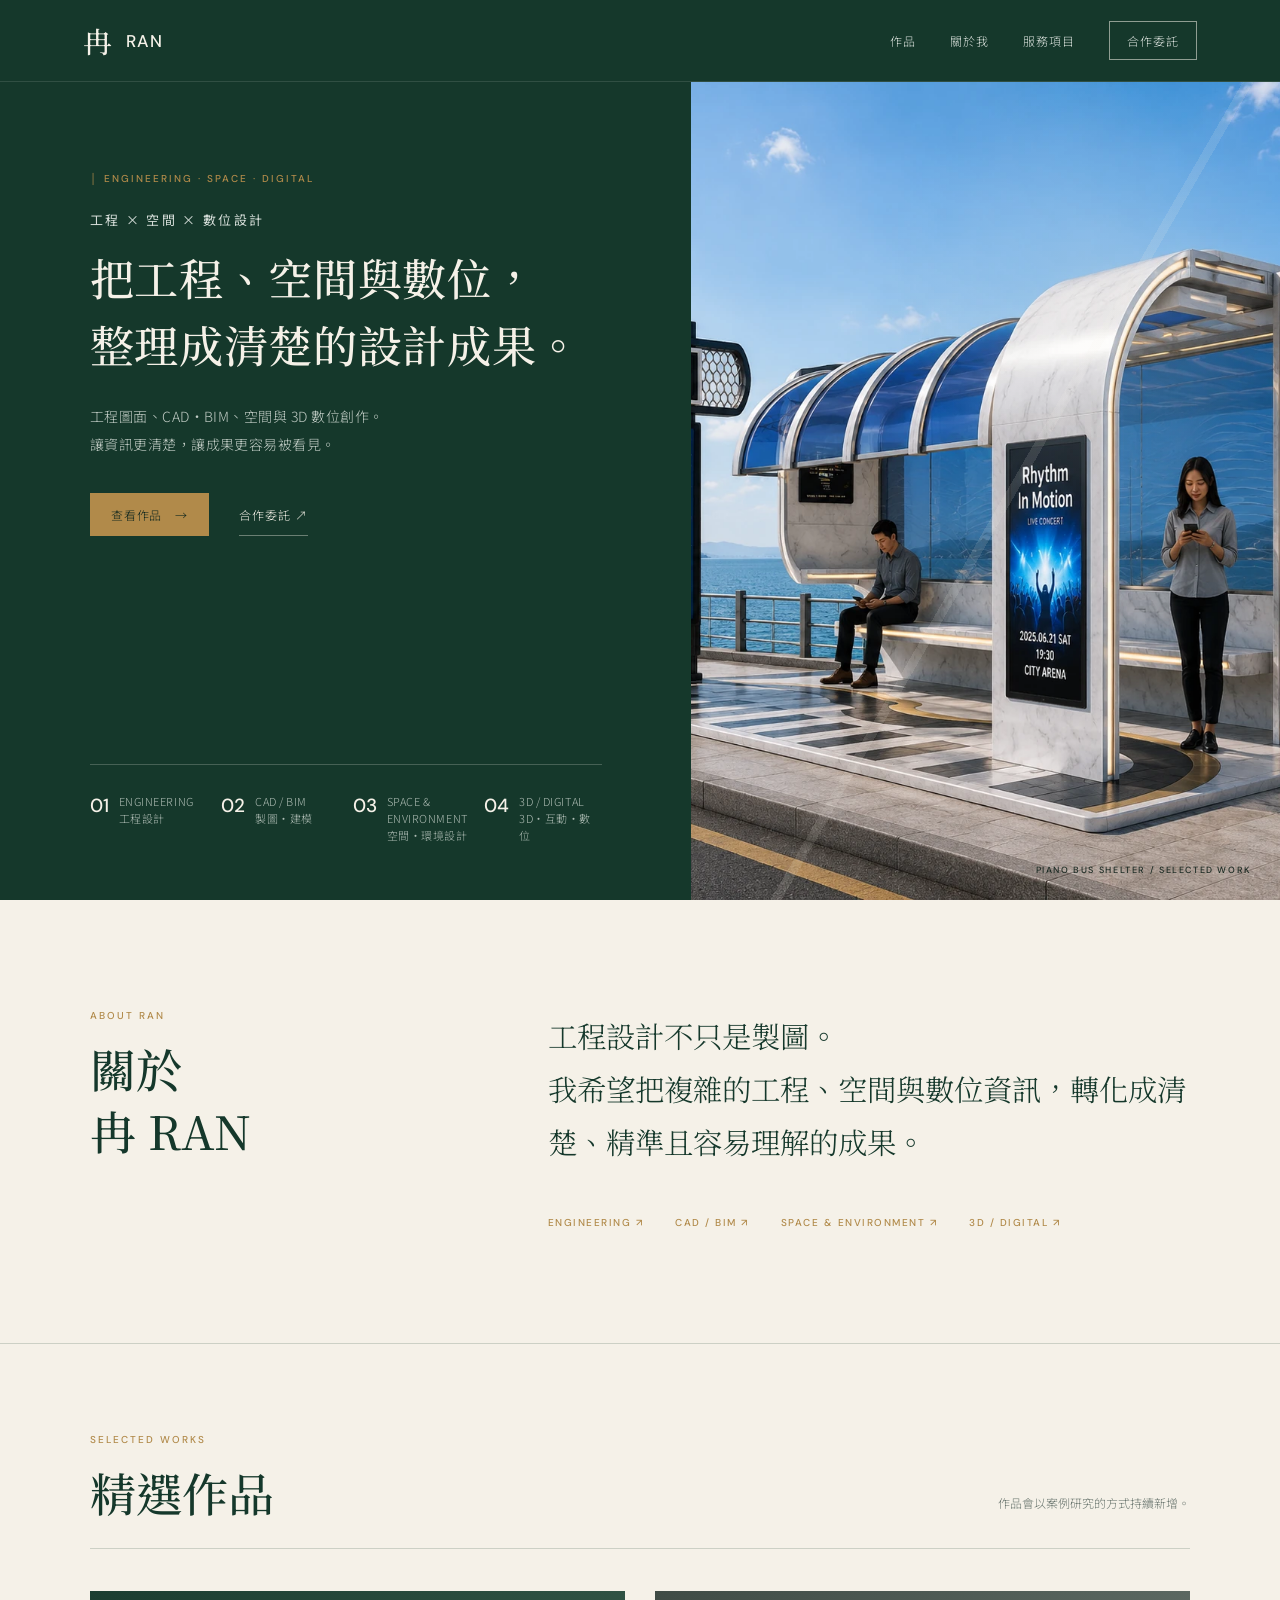
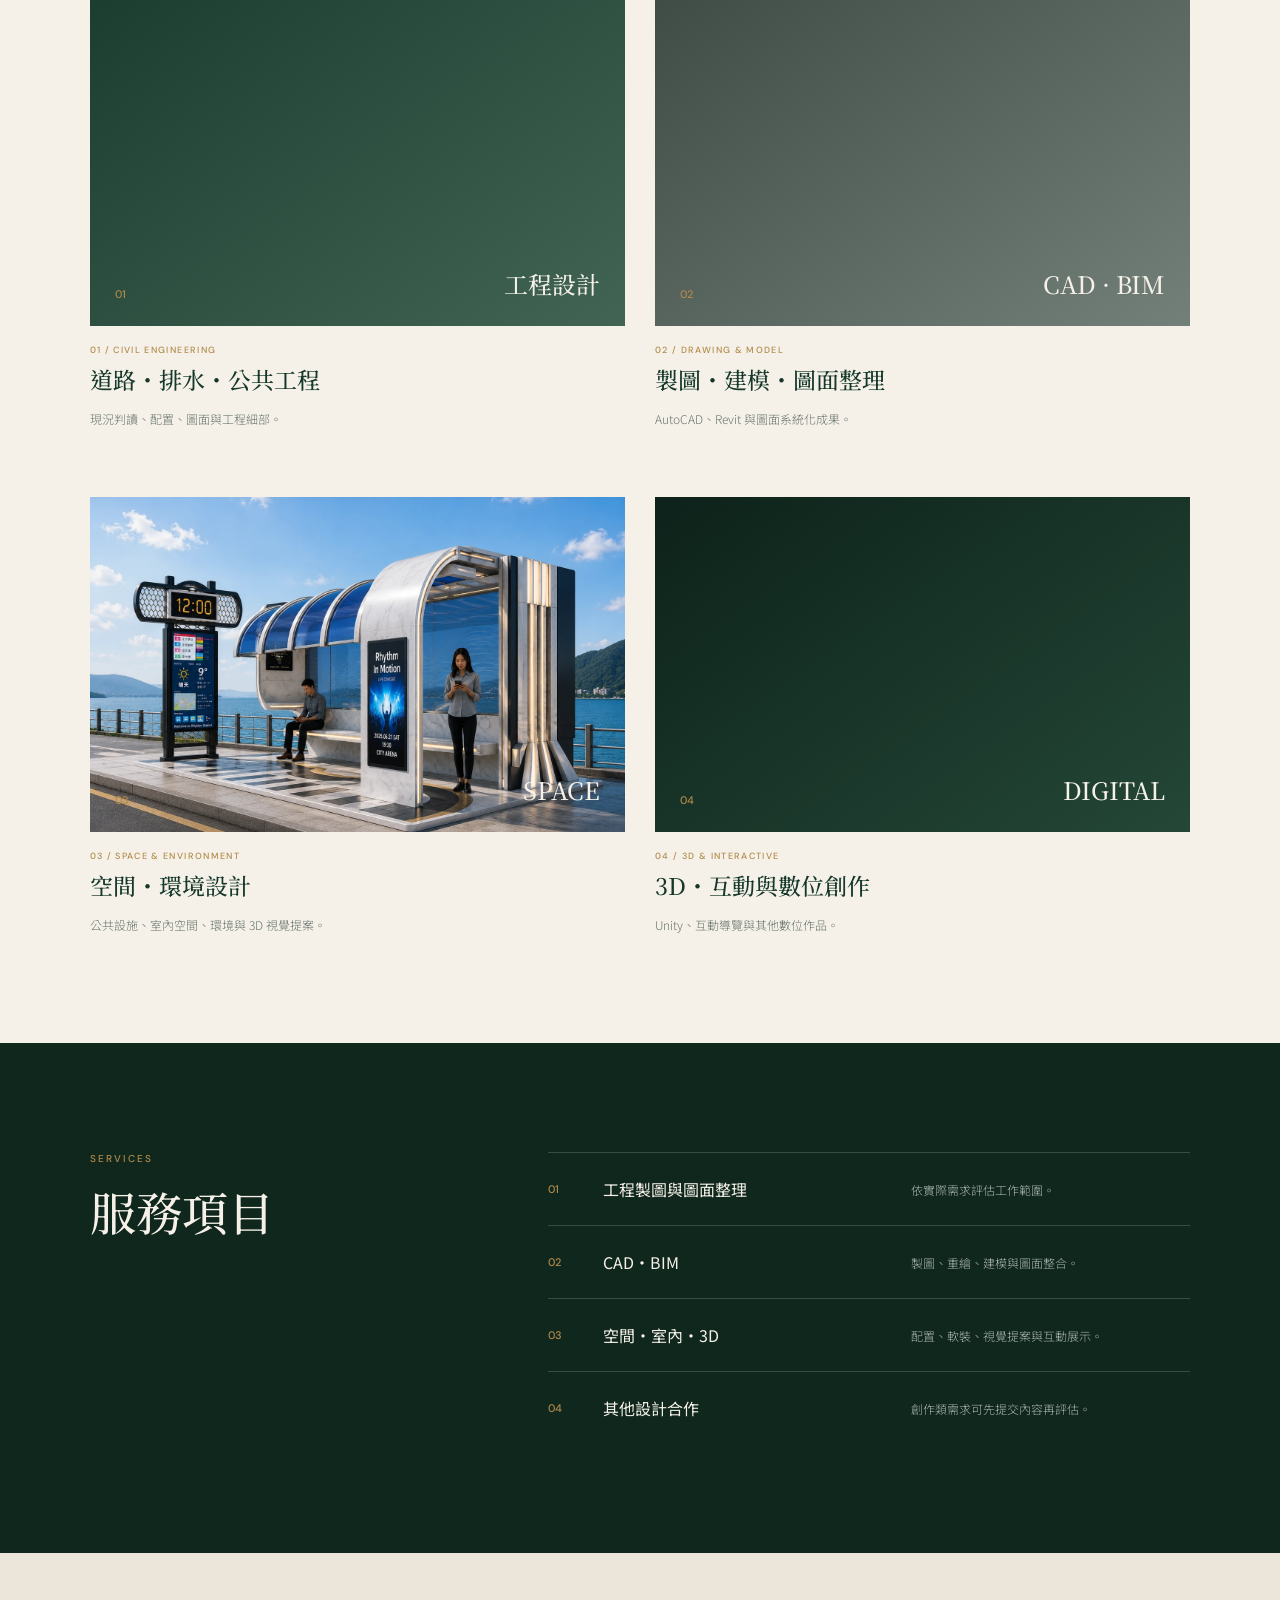
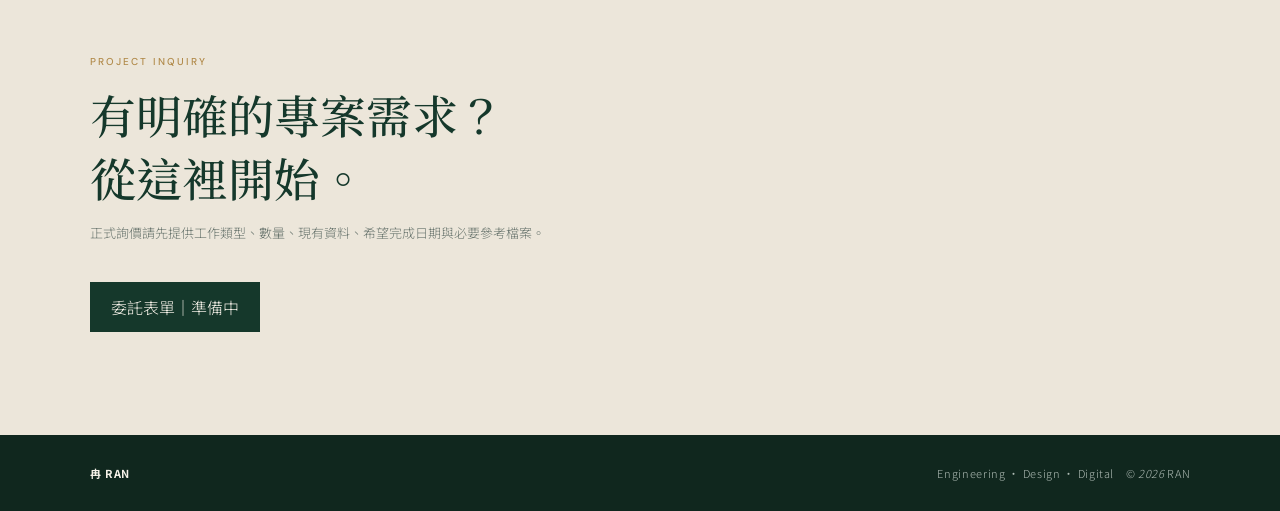
<file: index.html>
<!DOCTYPE html><html lang="zh-Hant"><head><meta charset="UTF-8"><meta name="viewport" content="width=device-width,initial-scale=1"><title>冉 RAN｜工程 × 空間 × 數位設計</title><link rel="preconnect" href="https://fonts.googleapis.com"><link rel="preconnect" href="https://fonts.gstatic.com" crossorigin><link href="https://fonts.googleapis.com/css2?family=Noto+Sans+TC:wght@300;400;500;600&family=Noto+Serif+TC:wght@500;600&family=DM+Sans:wght@400;500;600&display=swap" rel="stylesheet"><link rel="stylesheet" href="styles-v05.css?v=20260808-2000"><link rel="stylesheet" href="styles-rwd.css?v=20260809-1635"></head><body><header><a class="brand" href="#top"><b>冉</b> RAN</a><button class="menu-toggle" type="button" aria-label="開啟導覽選單" aria-expanded="false">☰</button><nav id="siteNav"><a href="#work">作品</a><a href="#about">關於我</a><a href="#services">服務項目</a><a href="#contact">合作委託</a></nav></header><main id="top"><section class="hero"><div class="copy"><p class="kicker">│ ENGINEERING · SPACE · DIGITAL</p><h1><small>工程 × 空間 × 數位設計</small>把工程、空間與數位，<br>整理成清楚的設計成果。</h1><p class="lead">工程圖面、CAD・BIM、空間與 3D 數位創作。<br>讓資訊更清楚，讓成果更容易被看見。</p><div class="actions"><a class="btn" href="#work">查看作品　→</a><a href="#contact">合作委託 ↗</a></div><div class="stats">
<a href="engineering.html"><b>01</b><span>ENGINEERING<br>工程設計</span></a>
<a href="cad-bim.html"><b>02</b><span>CAD / BIM<br>製圖・建模</span></a>
<a href="space-design.html"><b>03</b><span>SPACE & ENVIRONMENT<br>空間・環境設計</span></a>
<a href="digital.html"><b>04</b><span>3D / DIGITAL<br>3D・互動・數位</span></a>
</div></div><a class="heroimg" href="piano-bus-shelter.html" aria-label="查看琴鍵概念候車亭設計" style="background:url('assets/piano-bus-shelter/hero.webp') center/cover no-repeat"><small>PIANO BUS SHELTER / SELECTED WORK</small></a></section><section id="about" class="about"><div><p class="label">ABOUT RAN</p><h2>關於<br>冉 RAN</h2></div><div><p class="statement">工程設計不只是製圖。<br>我希望把複雜的工程、空間與數位資訊，轉化成清楚、精準且容易理解的成果。</p><div class="tags">
<a href="engineering.html">ENGINEERING ↗</a>
<a href="cad-bim.html">CAD / BIM ↗</a>
<a href="space-design.html">SPACE & ENVIRONMENT ↗</a>
<a href="digital.html">3D / DIGITAL ↗</a>
</div></div></section><section id="work" class="works"><div class="head"><div><p class="label">SELECTED WORKS</p><h2>精選作品</h2></div><p>作品會以案例研究的方式持續新增。</p></div><div class="cards"><article><a class="visual a" href="engineering.html"><span>01</span><b>工程設計</b></a><p>01 / CIVIL ENGINEERING</p><h3>道路・排水・公共工程</h3><small>現況判讀、配置、圖面與工程細部。</small></article><article><a class="visual b" href="cad-bim.html"><span>02</span><b>CAD · BIM</b></a><p>02 / DRAWING & MODEL</p><h3>製圖・建模・圖面整理</h3><small>AutoCAD、Revit 與圖面系統化成果。</small></article><article><a class="visual c" href="space-design.html" style="background:url('assets/piano-bus-shelter/hero.webp') center/cover no-repeat"><span>03</span><b>SPACE</b></a><p>03 / SPACE & ENVIRONMENT</p><h3>空間・環境設計</h3><small>公共設施、室內空間、環境與 3D 視覺提案。</small></article><article><a class="visual d" href="digital.html"><span>04</span><b>DIGITAL</b></a><p>04 / 3D & INTERACTIVE</p><h3>3D・互動與數位創作</h3><small>Unity、互動導覽與其他數位作品。</small></article></div></section><section id="services" class="services"><div><p class="label gold">SERVICES</p><h2>服務項目</h2></div><div class="rows"><div><span>01</span><h3>工程製圖與圖面整理</h3><p>依實際需求評估工作範圍。</p></div><div><span>02</span><h3>CAD・BIM</h3><p>製圖、重繪、建模與圖面整合。</p></div><div><span>03</span><h3>空間・室內・3D</h3><p>配置、軟裝、視覺提案與互動展示。</p></div><div><span>04</span><h3>其他設計合作</h3><p>創作類需求可先提交內容再評估。</p></div></div></section><section id="contact" class="contact"><p class="label">PROJECT INQUIRY</p><h2>有明確的專案需求？<br>從這裡開始。</h2><p>正式詢價請先提供工作類型、數量、現有資料、希望完成日期與必要參考檔案。</p><span class="btn dark">委託表單｜準備中</span></section></main><footer><b>冉 RAN</b><span>Engineering · Design · Digital　© <i id="year"></i> RAN</span></footer><button id="backToTop" class="back-to-top" type="button" aria-label="回到頁面頂端" title="回到頂端">↑</button><script src="script.js"></script></body></html>
</file>
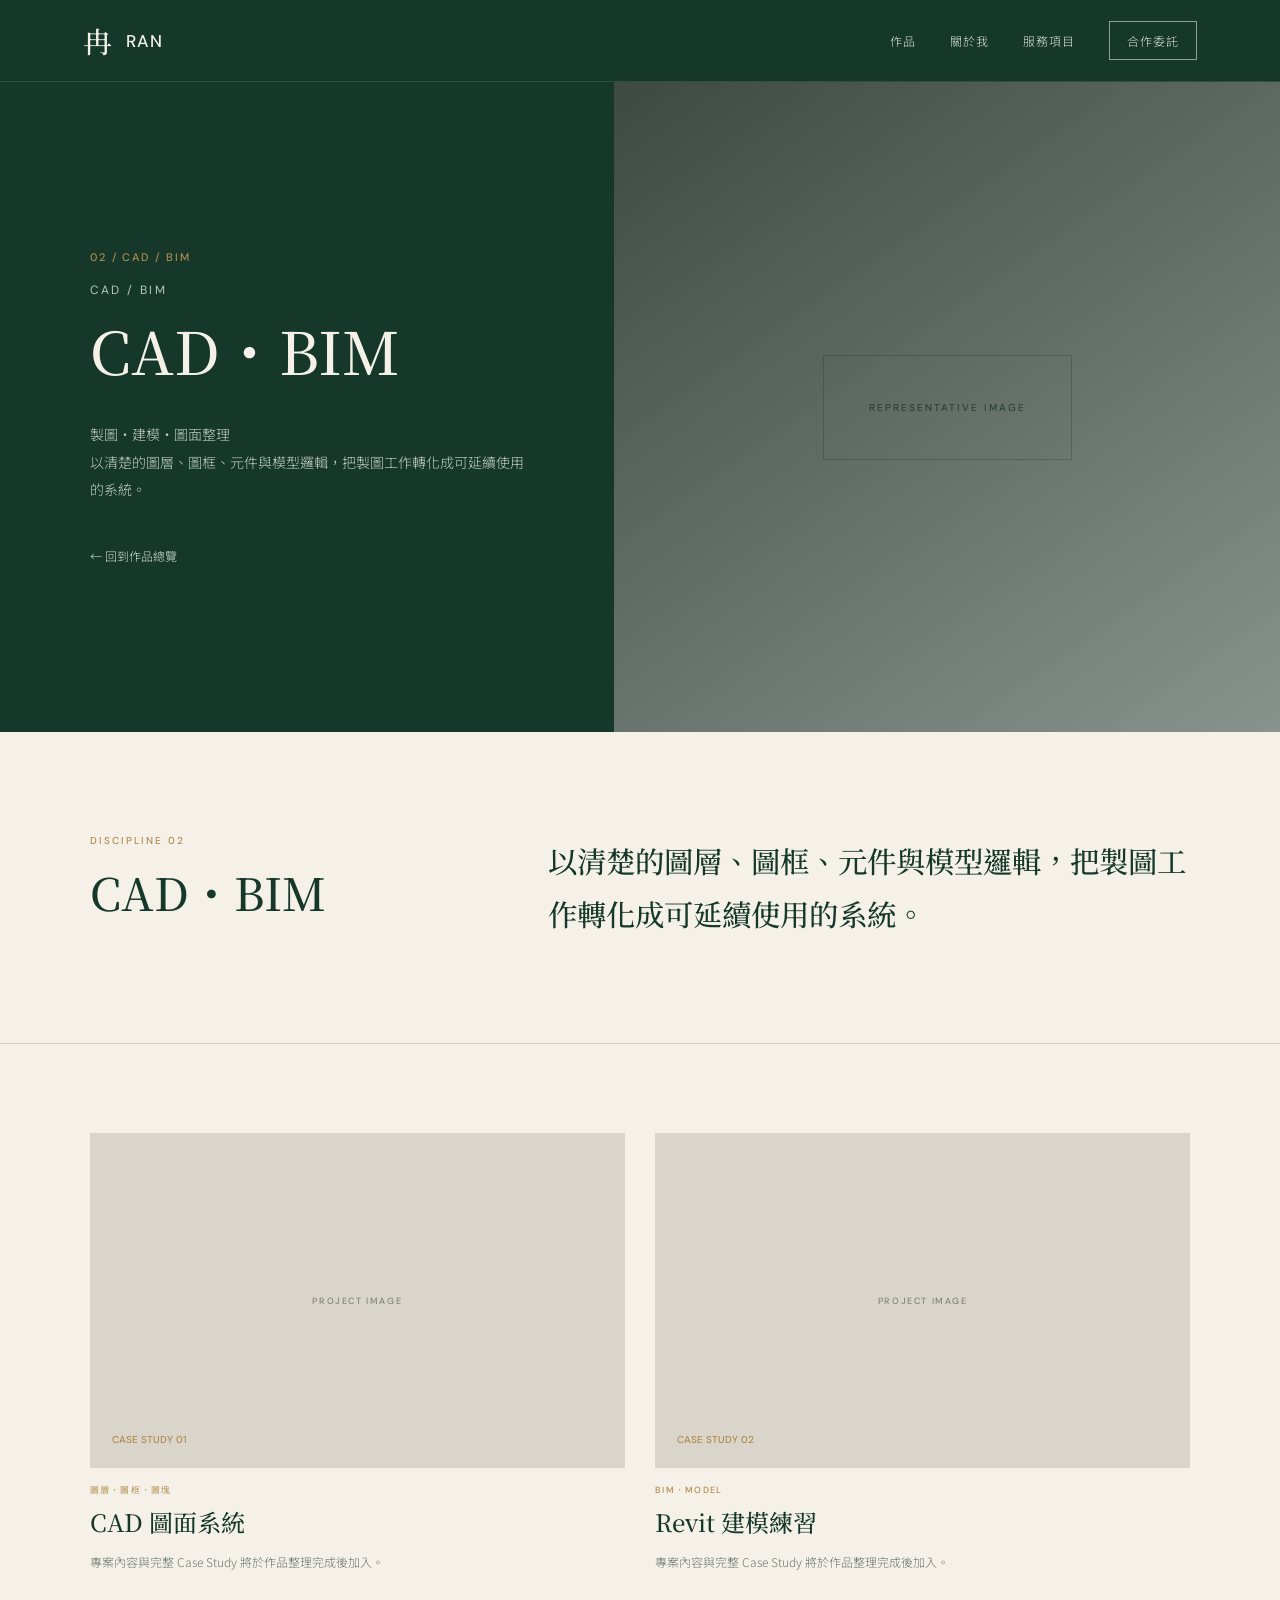
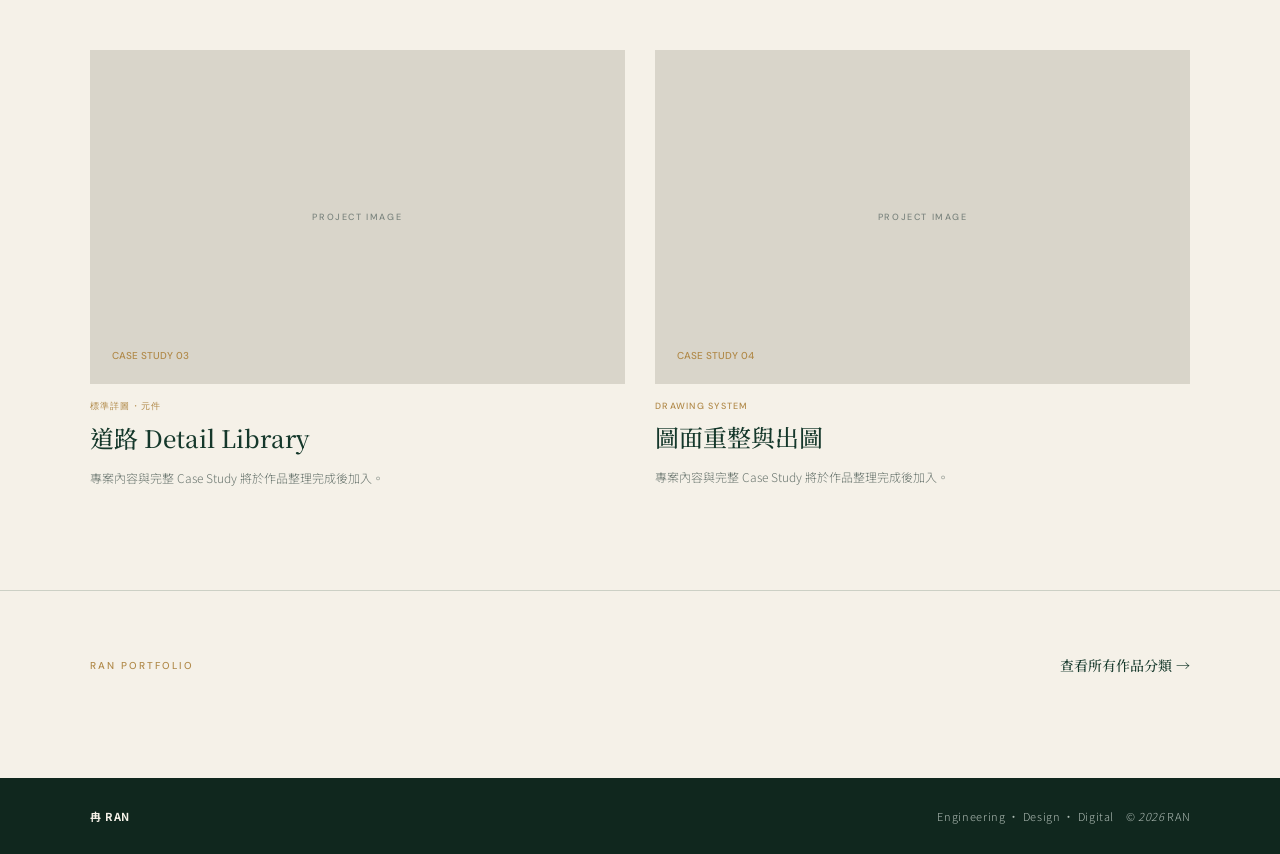
<file: cad-bim.html>
<!DOCTYPE html><html lang="zh-Hant"><head><meta charset="UTF-8"><meta name="viewport" content="width=device-width,initial-scale=1"><title>CAD・BIM｜冉 RAN</title><link rel="preconnect" href="https://fonts.googleapis.com"><link rel="preconnect" href="https://fonts.gstatic.com" crossorigin><link href="https://fonts.googleapis.com/css2?family=Noto+Sans+TC:wght@300;400;500;600&family=Noto+Serif+TC:wght@500;600&family=DM+Sans:wght@400;500;600&display=swap" rel="stylesheet"><link rel="stylesheet" href="styles-v05.css?v=20260808-2000"><link rel="stylesheet" href="styles-rwd.css?v=20260809-1635"></head><body><header><a class="brand" href="index.html"><b>冉</b> RAN</a><button class="menu-toggle" type="button" aria-label="開啟導覽選單" aria-expanded="false">☰</button><nav id="siteNav"><a href="index.html#work">作品</a><a href="index.html#about">關於我</a><a href="index.html#services">服務項目</a><a href="index.html#contact">合作委託</a></nav></header><main><section class="category-hero"><div class="category-copy"><span class="category-no">02 / CAD / BIM</span><h1><small>CAD / BIM</small>CAD・BIM</h1><p>製圖・建模・圖面整理<br>以清楚的圖層、圖框、元件與模型邏輯，把製圖工作轉化成可延續使用的系統。</p><a class="back-home" href="index.html#work">← 回到作品總覽</a></div><div class="category-cover cad"></div></section><section class="category-intro"><div><p class="label">DISCIPLINE 02</p><h2>CAD・BIM</h2></div><p class="big">以清楚的圖層、圖框、元件與模型邏輯，把製圖工作轉化成可延續使用的系統。</p></section><section class="project-grid"><a class="case-card" href="#"><div class="case-image"><span>CASE STUDY 01</span></div><small>圖層・圖框・圖塊</small><h3>CAD 圖面系統</h3><p>專案內容與完整 Case Study 將於作品整理完成後加入。</p></a><a class="case-card" href="#"><div class="case-image"><span>CASE STUDY 02</span></div><small>BIM・MODEL</small><h3>Revit 建模練習</h3><p>專案內容與完整 Case Study 將於作品整理完成後加入。</p></a><a class="case-card" href="#"><div class="case-image"><span>CASE STUDY 03</span></div><small>標準詳圖・元件</small><h3>道路 Detail Library</h3><p>專案內容與完整 Case Study 將於作品整理完成後加入。</p></a><a class="case-card" href="#"><div class="case-image"><span>CASE STUDY 04</span></div><small>DRAWING SYSTEM</small><h3>圖面重整與出圖</h3><p>專案內容與完整 Case Study 將於作品整理完成後加入。</p></a></section><section class="category-next"><span class="label">RAN PORTFOLIO</span><a href="index.html#work">查看所有作品分類 →</a></section></main><footer><b>冉 RAN</b><span>Engineering · Design · Digital　© <i id="year"></i> RAN</span></footer><button id="backToTop" class="back-to-top" type="button" aria-label="回到頁面頂端" title="回到頂端">↑</button><script src="script.js"></script></body></html>
</file>
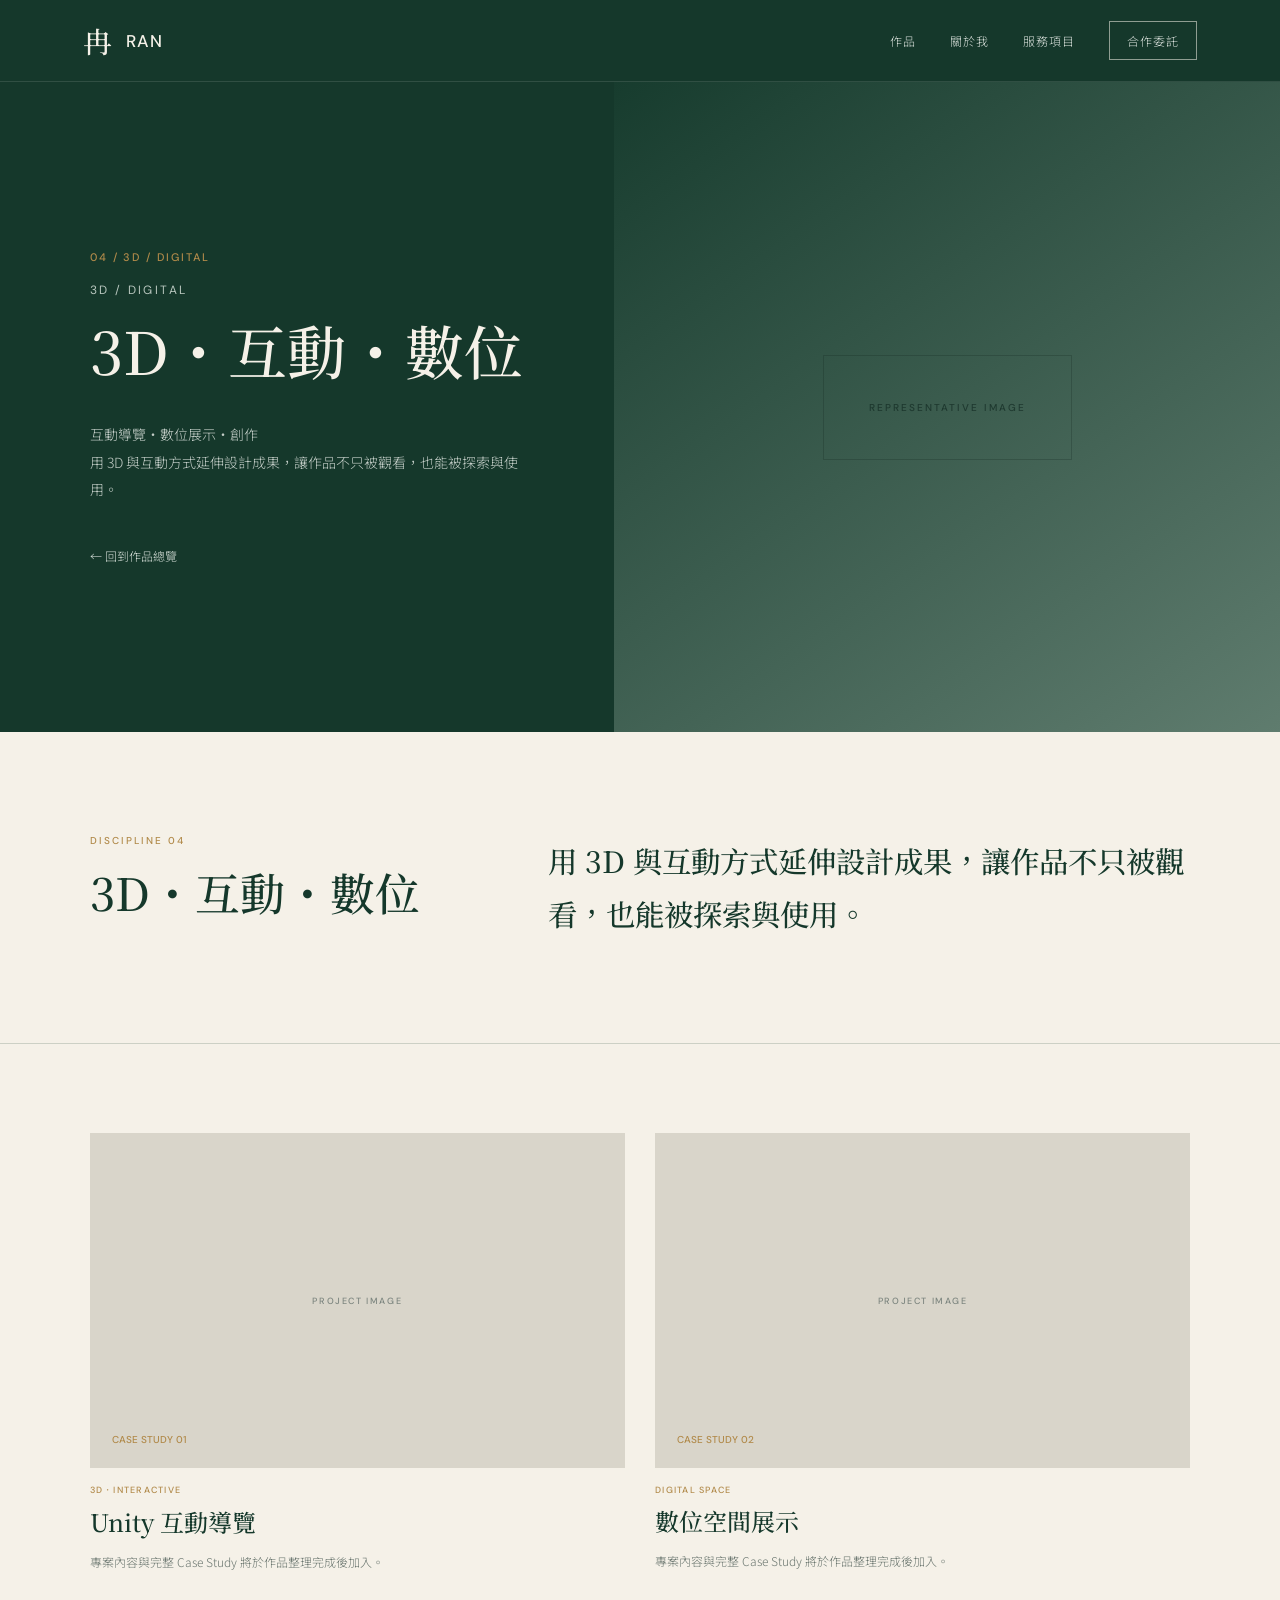
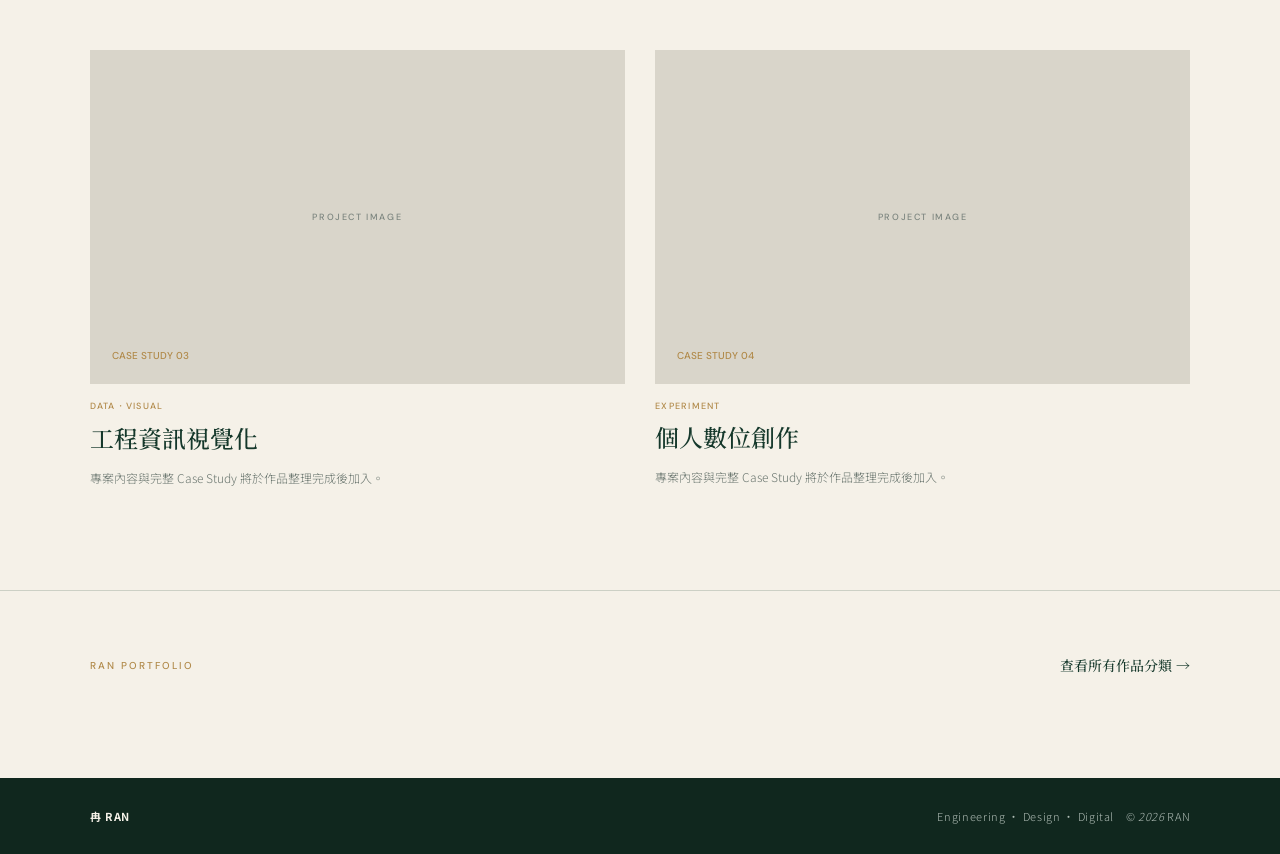
<file: digital.html>
<!DOCTYPE html><html lang="zh-Hant"><head><meta charset="UTF-8"><meta name="viewport" content="width=device-width,initial-scale=1"><title>3D・互動・數位｜冉 RAN</title><link rel="preconnect" href="https://fonts.googleapis.com"><link rel="preconnect" href="https://fonts.gstatic.com" crossorigin><link href="https://fonts.googleapis.com/css2?family=Noto+Sans+TC:wght@300;400;500;600&family=Noto+Serif+TC:wght@500;600&family=DM+Sans:wght@400;500;600&display=swap" rel="stylesheet"><link rel="stylesheet" href="styles-v05.css?v=20260808-2000"><link rel="stylesheet" href="styles-rwd.css?v=20260809-1635"></head><body><header><a class="brand" href="index.html"><b>冉</b> RAN</a><button class="menu-toggle" type="button" aria-label="開啟導覽選單" aria-expanded="false">☰</button><nav id="siteNav"><a href="index.html#work">作品</a><a href="index.html#about">關於我</a><a href="index.html#services">服務項目</a><a href="index.html#contact">合作委託</a></nav></header><main><section class="category-hero"><div class="category-copy"><span class="category-no">04 / 3D / DIGITAL</span><h1><small>3D / DIGITAL</small>3D・互動・數位</h1><p>互動導覽・數位展示・創作<br>用 3D 與互動方式延伸設計成果，讓作品不只被觀看，也能被探索與使用。</p><a class="back-home" href="index.html#work">← 回到作品總覽</a></div><div class="category-cover digital"></div></section><section class="category-intro"><div><p class="label">DISCIPLINE 04</p><h2>3D・互動・數位</h2></div><p class="big">用 3D 與互動方式延伸設計成果，讓作品不只被觀看，也能被探索與使用。</p></section><section class="project-grid"><a class="case-card" href="#"><div class="case-image"><span>CASE STUDY 01</span></div><small>3D・INTERACTIVE</small><h3>Unity 互動導覽</h3><p>專案內容與完整 Case Study 將於作品整理完成後加入。</p></a><a class="case-card" href="#"><div class="case-image"><span>CASE STUDY 02</span></div><small>DIGITAL SPACE</small><h3>數位空間展示</h3><p>專案內容與完整 Case Study 將於作品整理完成後加入。</p></a><a class="case-card" href="#"><div class="case-image"><span>CASE STUDY 03</span></div><small>DATA・VISUAL</small><h3>工程資訊視覺化</h3><p>專案內容與完整 Case Study 將於作品整理完成後加入。</p></a><a class="case-card" href="#"><div class="case-image"><span>CASE STUDY 04</span></div><small>EXPERIMENT</small><h3>個人數位創作</h3><p>專案內容與完整 Case Study 將於作品整理完成後加入。</p></a></section><section class="category-next"><span class="label">RAN PORTFOLIO</span><a href="index.html#work">查看所有作品分類 →</a></section></main><footer><b>冉 RAN</b><span>Engineering · Design · Digital　© <i id="year"></i> RAN</span></footer><button id="backToTop" class="back-to-top" type="button" aria-label="回到頁面頂端" title="回到頂端">↑</button><script src="script.js"></script></body></html>
</file>
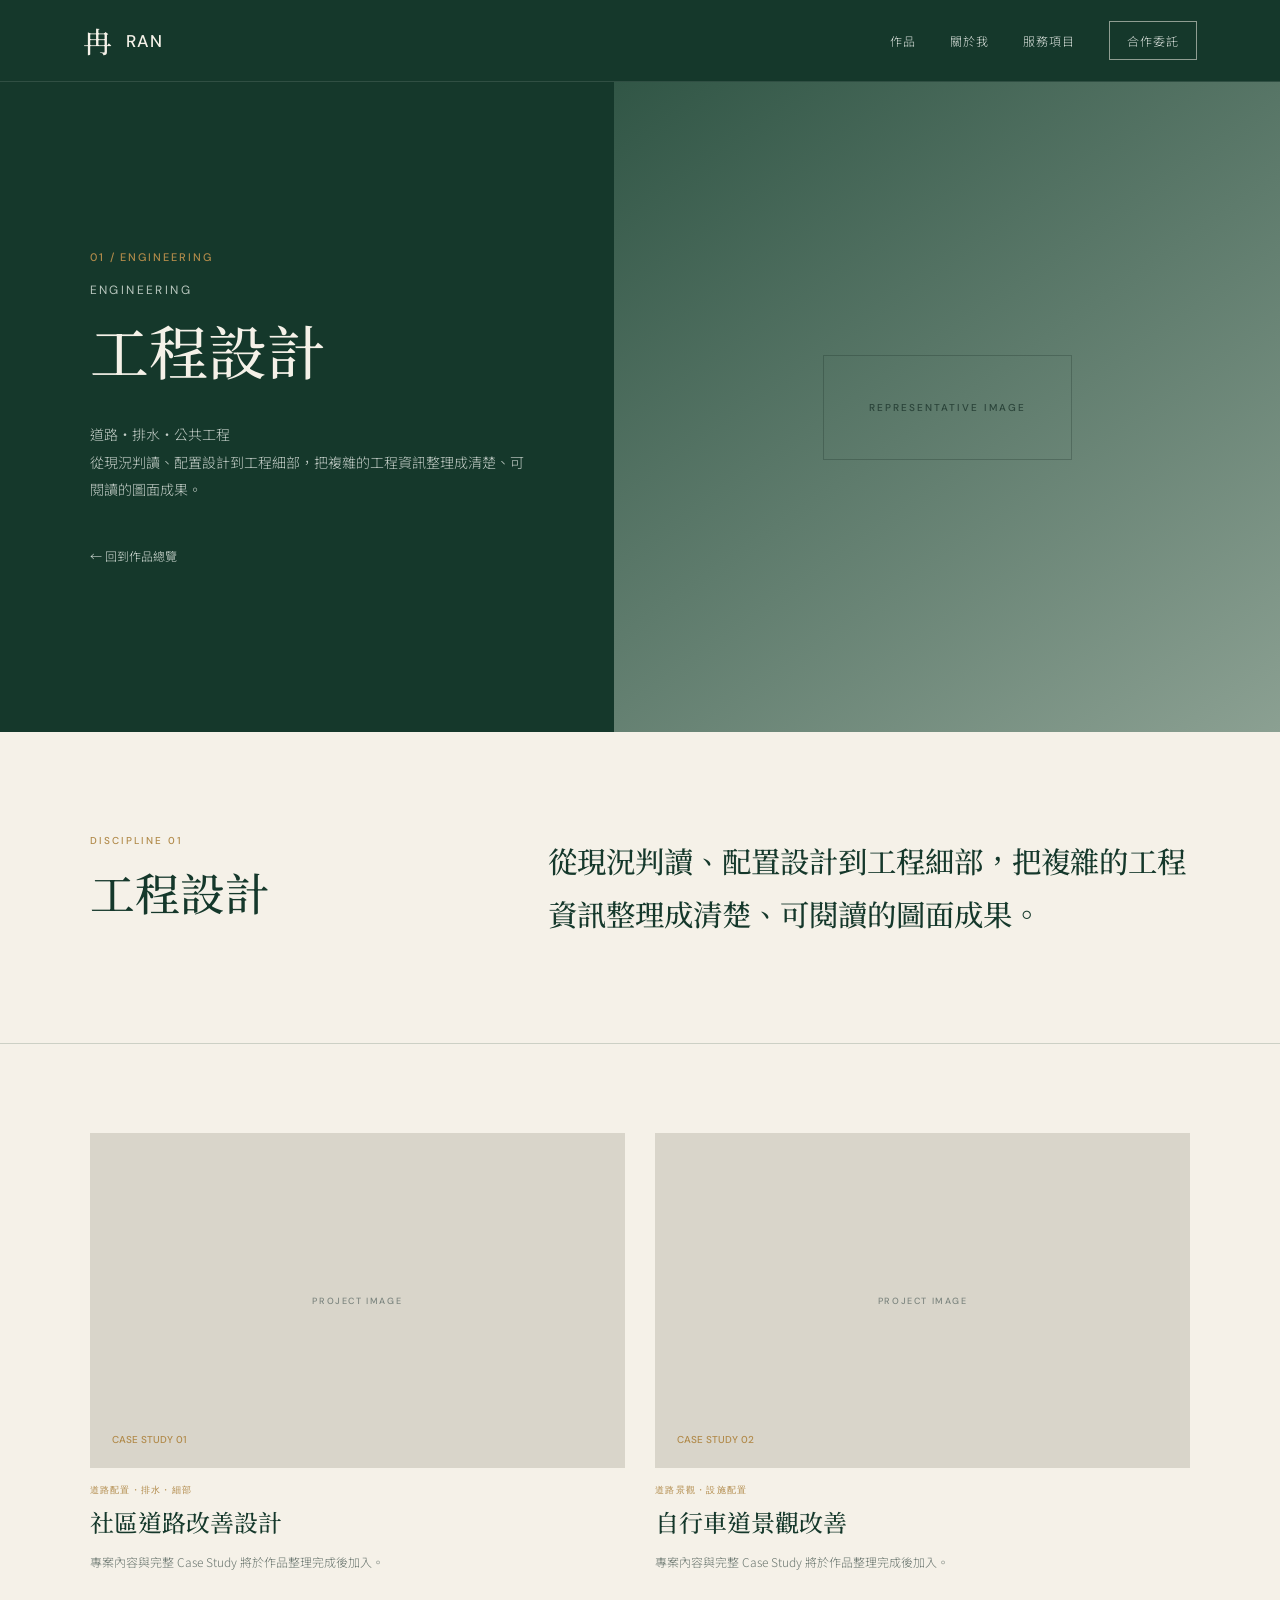
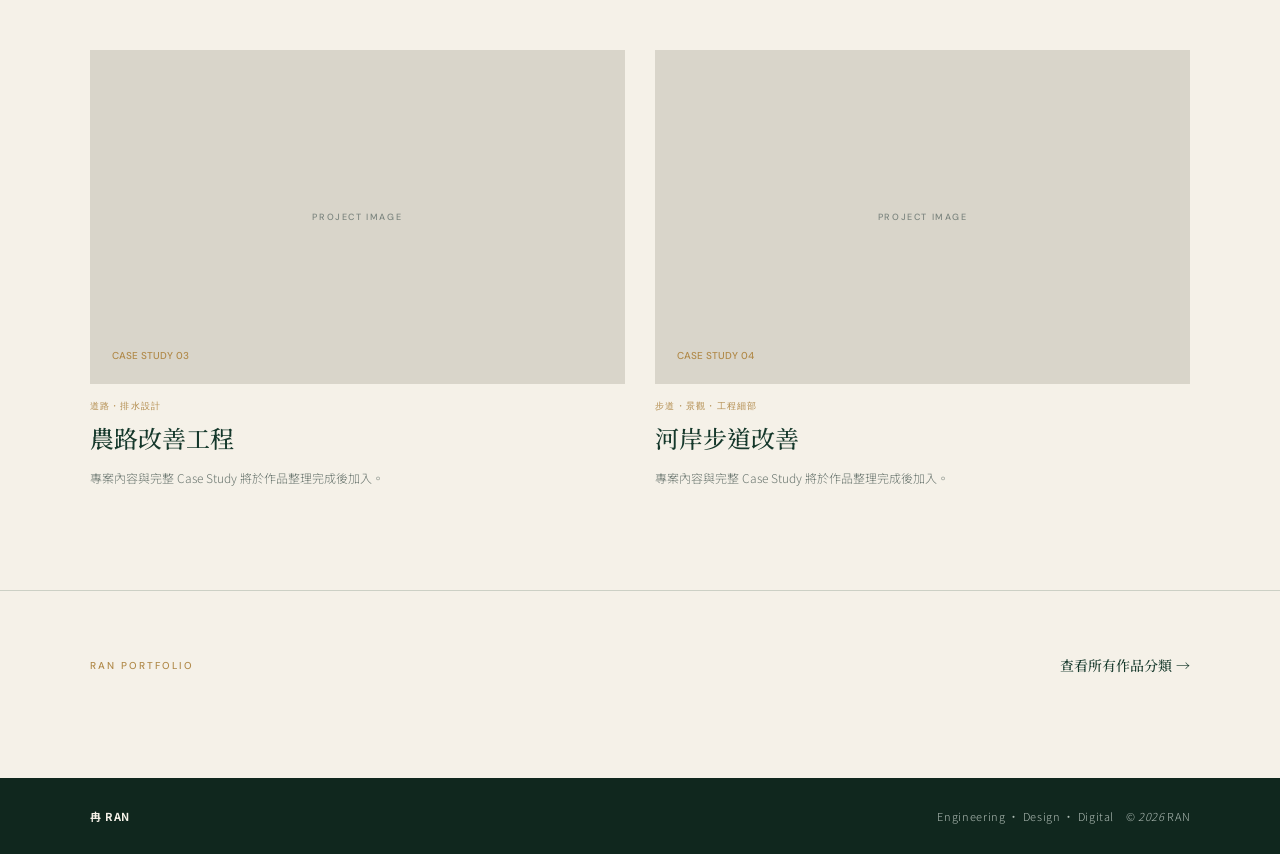
<file: engineering.html>
<!DOCTYPE html><html lang="zh-Hant"><head><meta charset="UTF-8"><meta name="viewport" content="width=device-width,initial-scale=1"><title>工程設計｜冉 RAN</title><link rel="preconnect" href="https://fonts.googleapis.com"><link rel="preconnect" href="https://fonts.gstatic.com" crossorigin><link href="https://fonts.googleapis.com/css2?family=Noto+Sans+TC:wght@300;400;500;600&family=Noto+Serif+TC:wght@500;600&family=DM+Sans:wght@400;500;600&display=swap" rel="stylesheet"><link rel="stylesheet" href="styles-v05.css?v=20260808-2000"><link rel="stylesheet" href="styles-rwd.css?v=20260809-1635"></head><body><header><a class="brand" href="index.html"><b>冉</b> RAN</a><button class="menu-toggle" type="button" aria-label="開啟導覽選單" aria-expanded="false">☰</button><nav id="siteNav"><a href="index.html#work">作品</a><a href="index.html#about">關於我</a><a href="index.html#services">服務項目</a><a href="index.html#contact">合作委託</a></nav></header><main><section class="category-hero"><div class="category-copy"><span class="category-no">01 / ENGINEERING</span><h1><small>ENGINEERING</small>工程設計</h1><p>道路・排水・公共工程<br>從現況判讀、配置設計到工程細部，把複雜的工程資訊整理成清楚、可閱讀的圖面成果。</p><a class="back-home" href="index.html#work">← 回到作品總覽</a></div><div class="category-cover engineer"></div></section><section class="category-intro"><div><p class="label">DISCIPLINE 01</p><h2>工程設計</h2></div><p class="big">從現況判讀、配置設計到工程細部，把複雜的工程資訊整理成清楚、可閱讀的圖面成果。</p></section><section class="project-grid"><a class="case-card" href="project-template.html"><div class="case-image"><span>CASE STUDY 01</span></div><small>道路配置・排水・細部</small><h3>社區道路改善設計</h3><p>專案內容與完整 Case Study 將於作品整理完成後加入。</p></a><a class="case-card" href="#"><div class="case-image"><span>CASE STUDY 02</span></div><small>道路景觀・設施配置</small><h3>自行車道景觀改善</h3><p>專案內容與完整 Case Study 將於作品整理完成後加入。</p></a><a class="case-card" href="#"><div class="case-image"><span>CASE STUDY 03</span></div><small>道路・排水設計</small><h3>農路改善工程</h3><p>專案內容與完整 Case Study 將於作品整理完成後加入。</p></a><a class="case-card" href="#"><div class="case-image"><span>CASE STUDY 04</span></div><small>步道・景觀・工程細部</small><h3>河岸步道改善</h3><p>專案內容與完整 Case Study 將於作品整理完成後加入。</p></a></section><section class="category-next"><span class="label">RAN PORTFOLIO</span><a href="index.html#work">查看所有作品分類 →</a></section></main><footer><b>冉 RAN</b><span>Engineering · Design · Digital　© <i id="year"></i> RAN</span></footer><button id="backToTop" class="back-to-top" type="button" aria-label="回到頁面頂端" title="回到頂端">↑</button><script src="script.js"></script></body></html>
</file>
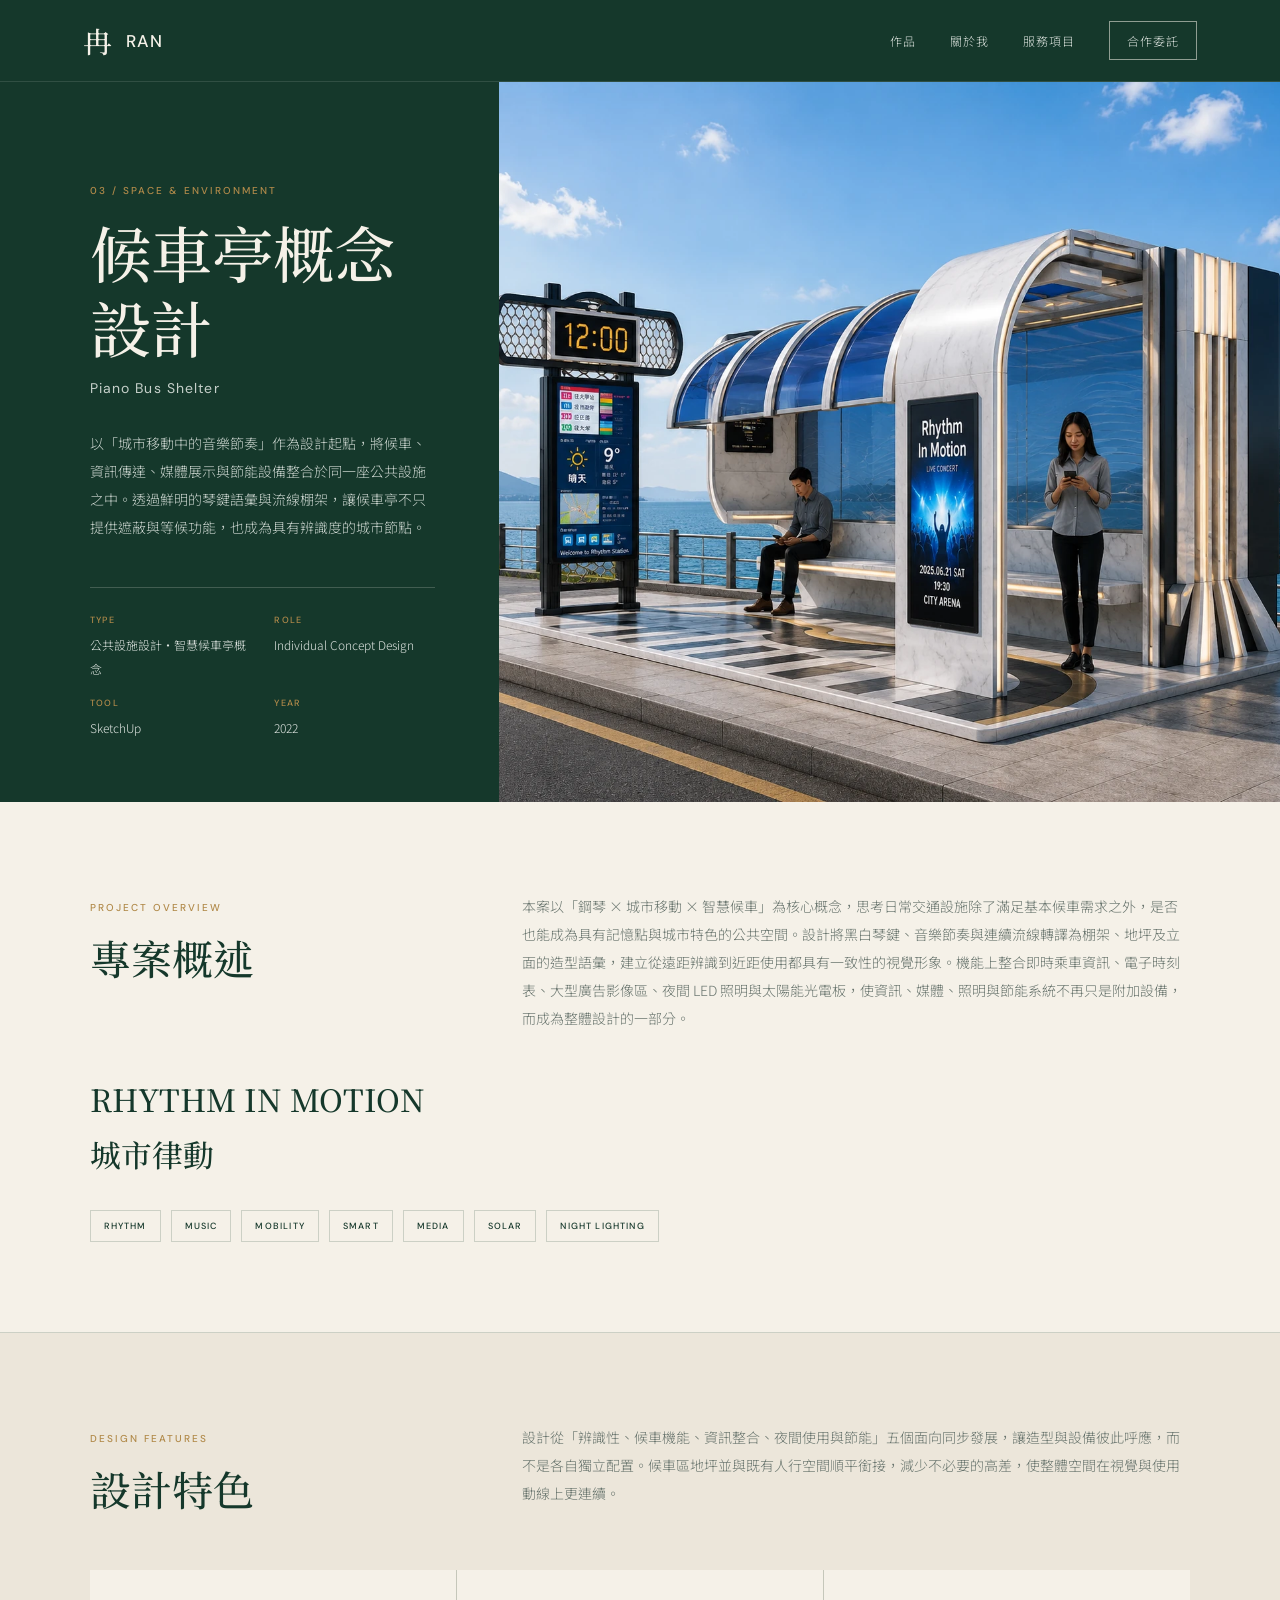
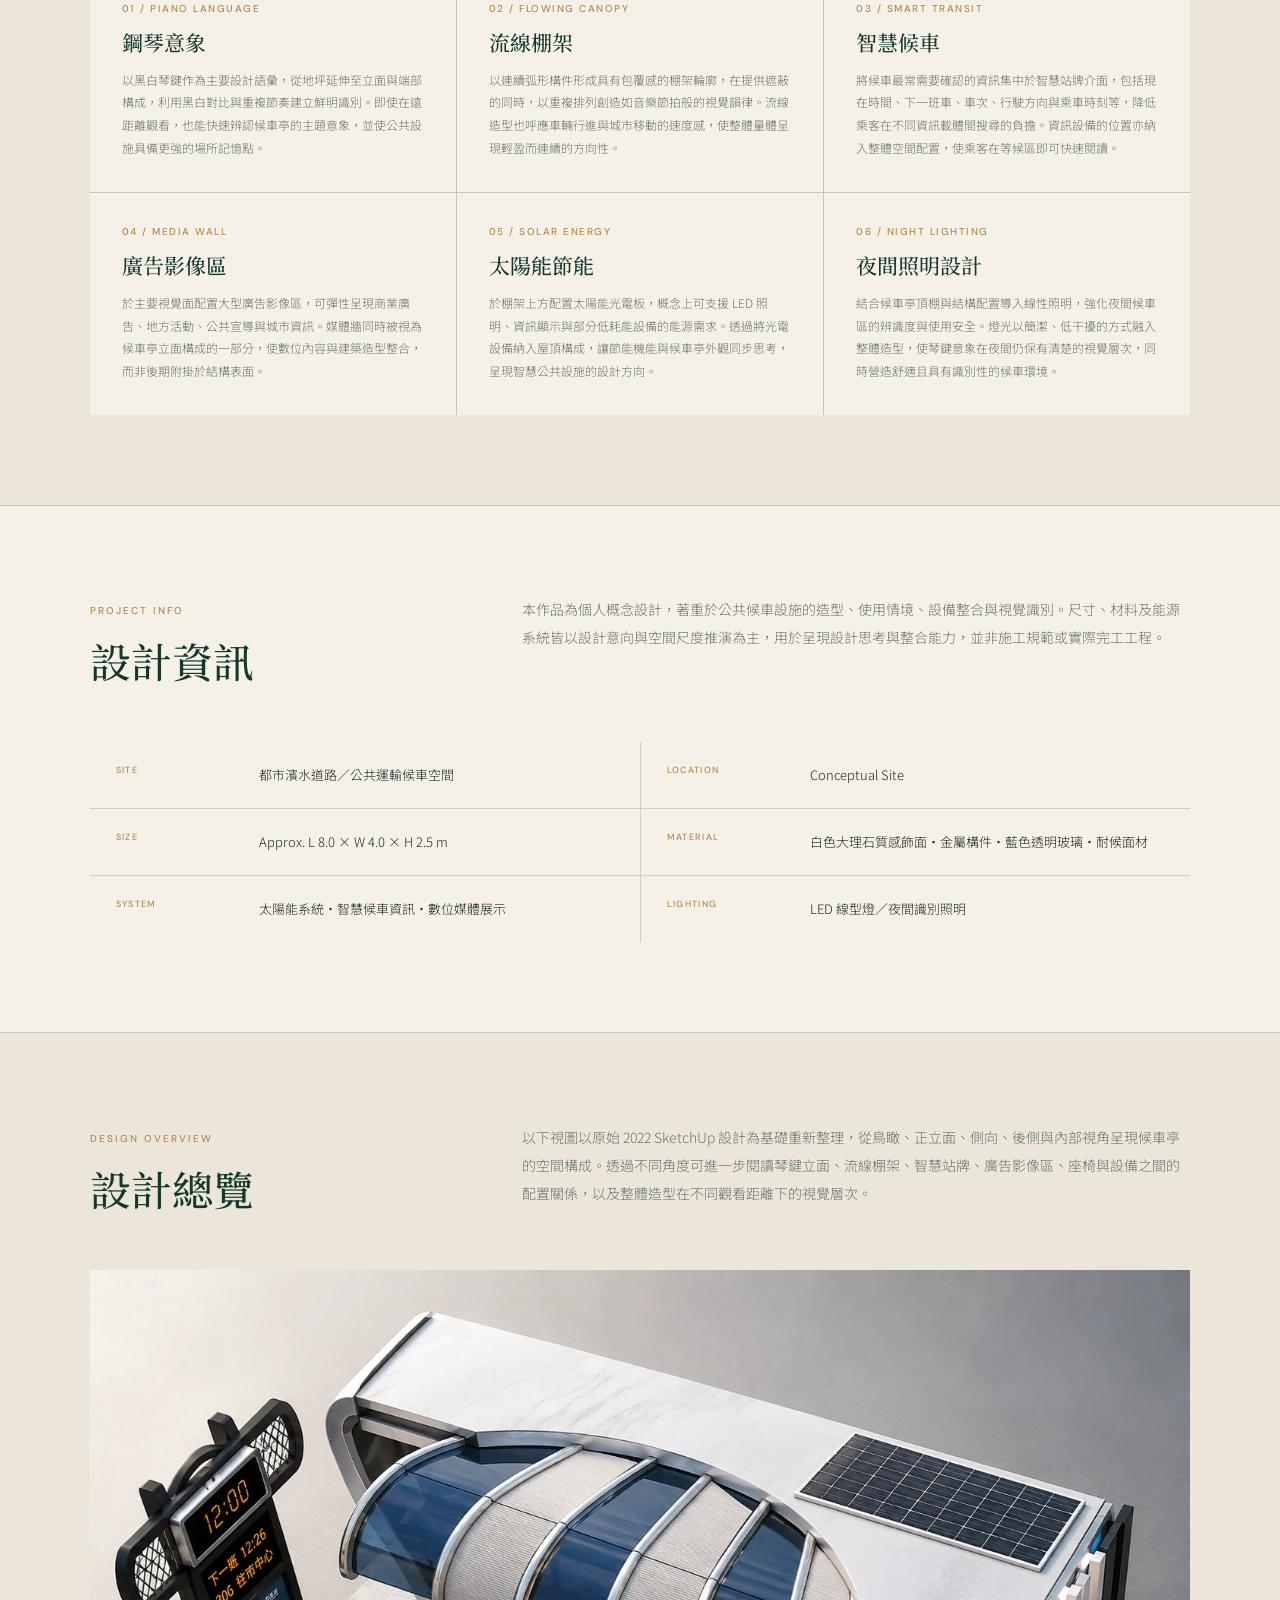
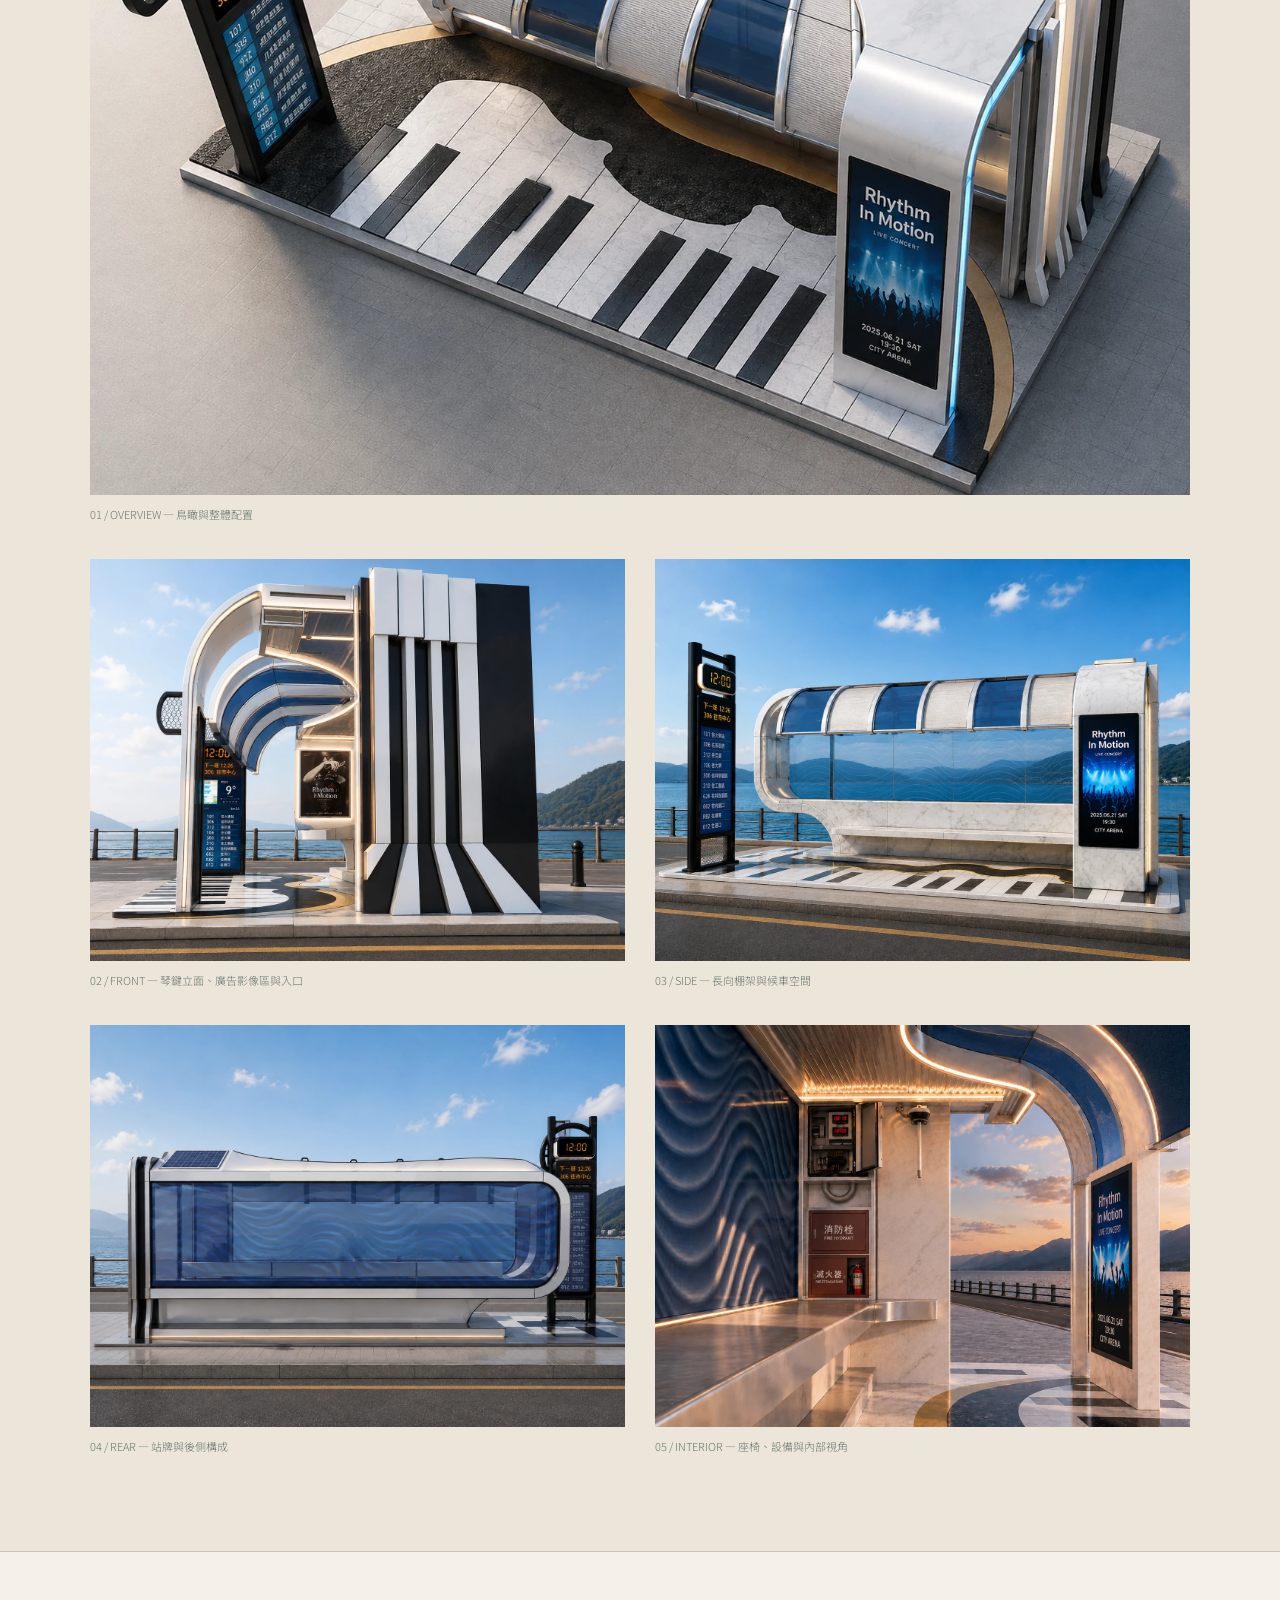
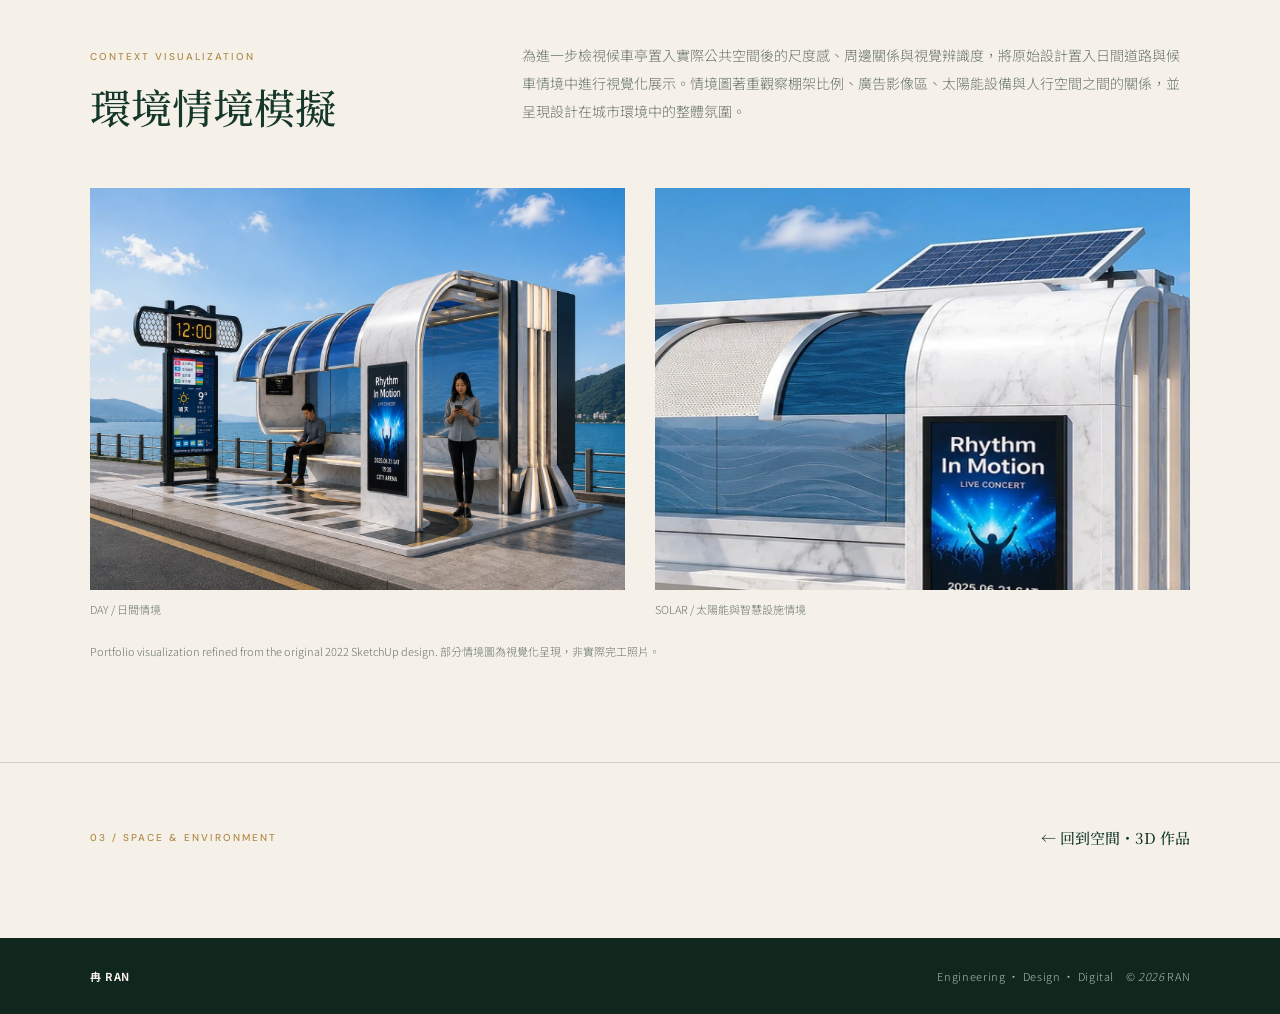
<file: piano-bus-shelter.html>
<!DOCTYPE html>
<html lang="zh-Hant">
<head>
<meta charset="UTF-8">
<meta name="viewport" content="width=device-width,initial-scale=1">
<title>候車亭概念設計｜Piano Bus Shelter｜冉 RAN</title>
<meta name="description" content="Piano Bus Shelter 候車亭概念設計。以鋼琴、城市移動、智慧候車、數位媒體與太陽能節能為核心的公共設施設計作品。">
<link rel="preconnect" href="https://fonts.googleapis.com">
<link rel="preconnect" href="https://fonts.gstatic.com" crossorigin>
<link href="https://fonts.googleapis.com/css2?family=Noto+Sans+TC:wght@300;400;500;600&family=Noto+Serif+TC:wght@500;600&family=DM+Sans:wght@400;500;600&display=swap" rel="stylesheet">
<link rel="stylesheet" href="styles-v05.css?v=20260808-2000"><link rel="stylesheet" href="styles-rwd.css?v=20260809-1635">
<style>
.pbs-hero{display:grid;grid-template-columns:39% 61%;min-height:680px;background:var(--forest);color:var(--ivory)}
.pbs-copy{padding:8vw 5vw 5vw 7vw;display:flex;flex-direction:column;justify-content:center}
.pbs-label{font:500 10px "DM Sans";letter-spacing:.2em;color:var(--brass)}
.pbs-copy h1{font:500 clamp(40px,4.8vw,72px) "Noto Serif TC";line-height:1.22;margin:18px 0}
.pbs-copy h1 small{display:block;font:400 14px "DM Sans";letter-spacing:.08em;color:#c6d0ca;margin-top:14px}
.pbs-copy>p{color:#c8d2cc;line-height:2;font-size:14px;max-width:560px}
.pbs-hero-image{min-height:680px;background:url("assets/piano-bus-shelter/hero.webp") center/cover no-repeat}
.pbs-meta{display:grid;grid-template-columns:1fr 1fr;gap:18px 24px;border-top:1px solid rgba(245,241,232,.2);margin-top:32px;padding-top:26px}
.pbs-meta small{display:block;color:var(--brass);font:500 9px "DM Sans";letter-spacing:.15em;margin-bottom:5px}
.pbs-meta span{font-size:12px;color:#e0e6e2}
.pbs-section{padding:7vw;border-bottom:1px solid var(--line)}
.pbs-section.alt{background:var(--ivory-2)}
.pbs-head{display:grid;grid-template-columns:30% 1fr;gap:8vw;margin-bottom:40px}
.pbs-head h2{font:500 clamp(30px,3.2vw,48px) "Noto Serif TC";color:var(--forest);margin:12px 0}
.pbs-head>p{font-size:14px;line-height:2;color:var(--muted);margin:0;max-width:820px}
.pbs-statement{font:500 clamp(22px,2.4vw,36px) "Noto Serif TC";line-height:1.8;color:var(--forest);max-width:1000px;margin:0}
.keyword-row{display:flex;flex-wrap:wrap;gap:10px;margin-top:28px}
.keyword-row span{border:1px solid var(--line);padding:9px 13px;font:500 9px "DM Sans";letter-spacing:.13em;color:var(--forest)}
.feature-grid{display:grid;grid-template-columns:repeat(3,1fr);gap:1px;background:var(--line)}
.feature{background:var(--ivory);padding:32px}
.feature b{display:block;font:500 10px "DM Sans";letter-spacing:.15em;color:var(--brass);margin-bottom:12px}
.feature h3{font:500 21px "Noto Serif TC";color:var(--forest);margin:0 0 12px}
.feature p{font-size:12px;line-height:1.9;color:var(--muted);margin:0}
.info-grid{display:grid;grid-template-columns:1fr 1fr;gap:1px;background:var(--line)}
.info-grid div{background:var(--ivory);padding:22px 26px;display:grid;grid-template-columns:125px 1fr;gap:18px}
.info-grid b{font:500 9px "DM Sans";letter-spacing:.15em;color:var(--brass)}
.info-grid span{font-size:13px;line-height:1.7}
.design-grid{display:grid;grid-template-columns:1fr 1fr;gap:30px}
.design-grid figure,.context-grid figure{margin:0;min-width:0}
.design-grid img,.context-grid img{display:block;width:100%;background:#d7d2c6}

/* 主總覽圖保留原始比例，讓大圖完整呈現 */
.design-grid figure:first-child{grid-column:1/-1}
.design-grid figure:first-child img{height:auto;aspect-ratio:auto;object-fit:contain}

/* 左右並排圖片統一展示框比例，避免一大一小 */
.design-grid figure:not(:first-child) img,
.context-grid figure img{
  aspect-ratio:4/3;
  height:auto;
  object-fit:cover;
  object-position:center;
}

/* 左右兩張圖的圖說區也維持一致節奏 */
.design-grid figcaption,.context-grid figcaption{
  font-size:11px;color:var(--muted);line-height:1.7;margin-top:10px;
  min-height:2.2em;
}
.context-grid{display:grid;grid-template-columns:1fr 1fr;gap:30px;align-items:start}
.context-note{font-size:11px;color:var(--muted);line-height:1.8;margin-top:18px}
.pbs-next{padding:5vw 7vw 7vw;display:flex;justify-content:space-between;align-items:center}
.pbs-next a{text-decoration:none;color:var(--forest);font:500 15px "Noto Serif TC"}
@media(max-width:900px){
 .pbs-hero{grid-template-columns:1fr}.pbs-hero-image{min-height:520px;order:-1}
 .pbs-copy{padding:65px 7vw}.pbs-head{grid-template-columns:1fr;gap:25px}
 .feature-grid{grid-template-columns:1fr 1fr}.design-grid,.context-grid{grid-template-columns:1fr}.design-grid figure:not(:first-child) img,.context-grid figure img{aspect-ratio:16/10}
 .design-grid figure:first-child{grid-column:auto}
}
@media(max-width:560px){
 .pbs-hero-image{min-height:390px}.pbs-meta{grid-template-columns:1fr}
 .feature-grid,.info-grid{grid-template-columns:1fr}.info-grid div{grid-template-columns:1fr;gap:7px}
 .pbs-section{padding:72px 7vw}.pbs-next{align-items:flex-start;gap:24px;flex-direction:column}
}
</style>
</head>
<body>
<header>
<a class="brand" href="index.html"><b>冉</b> RAN</a>
<button class="menu-toggle" type="button" aria-label="開啟導覽選單" aria-expanded="false">☰</button><nav id="siteNav"><a href="index.html#work">作品</a><a href="index.html#about">關於我</a><a href="index.html#services">服務項目</a><a href="index.html#contact">合作委託</a></nav>
</header>

<main>
<section class="pbs-hero">
<div class="pbs-copy">
<span class="pbs-label">03 / SPACE & ENVIRONMENT</span>
<h1>候車亭概念設計<small>Piano Bus Shelter</small></h1>
<p>以「城市移動中的音樂節奏」作為設計起點，將候車、資訊傳達、媒體展示與節能設備整合於同一座公共設施之中。透過鮮明的琴鍵語彙與流線棚架，讓候車亭不只提供遮蔽與等候功能，也成為具有辨識度的城市節點。</p>
<div class="pbs-meta">
<div><small>TYPE</small><span>公共設施設計・智慧候車亭概念</span></div>
<div><small>ROLE</small><span>Individual Concept Design</span></div>
<div><small>TOOL</small><span>SketchUp</span></div>
<div><small>YEAR</small><span>2022</span></div>
</div>
</div>
<div class="pbs-hero-image" role="img" aria-label="Piano Bus Shelter 候車亭情境主視覺"></div>
</section>

<section class="pbs-section">
<div class="pbs-head">
<div><span class="pbs-label">PROJECT OVERVIEW</span><h2>專案概述</h2></div>
<p>本案以「鋼琴 × 城市移動 × 智慧候車」為核心概念，思考日常交通設施除了滿足基本候車需求之外，是否也能成為具有記憶點與城市特色的公共空間。設計將黑白琴鍵、音樂節奏與連續流線轉譯為棚架、地坪及立面的造型語彙，建立從遠距辨識到近距使用都具有一致性的視覺形象。機能上整合即時乘車資訊、電子時刻表、大型廣告影像區、夜間 LED 照明與太陽能光電板，使資訊、媒體、照明與節能系統不再只是附加設備，而成為整體設計的一部分。</p>
</div>
<p class="pbs-statement">RHYTHM IN MOTION<br>城市律動</p>
<div class="keyword-row">
<span>RHYTHM</span><span>MUSIC</span><span>MOBILITY</span><span>SMART</span><span>MEDIA</span><span>SOLAR</span><span>NIGHT LIGHTING</span>
</div>
</section>

<section class="pbs-section alt">
<div class="pbs-head">
<div><span class="pbs-label">DESIGN FEATURES</span><h2>設計特色</h2></div>
<p>設計從「辨識性、候車機能、資訊整合、夜間使用與節能」五個面向同步發展，讓造型與設備彼此呼應，而不是各自獨立配置。候車區地坪並與既有人行空間順平銜接，減少不必要的高差，使整體空間在視覺與使用動線上更連續。</p>
</div>
<div class="feature-grid">
<div class="feature"><b>01 / PIANO LANGUAGE</b><h3>鋼琴意象</h3><p>以黑白琴鍵作為主要設計語彙，從地坪延伸至立面與端部構成，利用黑白對比與重複節奏建立鮮明識別。即使在遠距離觀看，也能快速辨認候車亭的主題意象，並使公共設施具備更強的場所記憶點。</p></div>
<div class="feature"><b>02 / FLOWING CANOPY</b><h3>流線棚架</h3><p>以連續弧形構件形成具有包覆感的棚架輪廓，在提供遮蔽的同時，以重複排列創造如音樂節拍般的視覺韻律。流線造型也呼應車輛行進與城市移動的速度感，使整體量體呈現輕盈而連續的方向性。</p></div>
<div class="feature"><b>03 / SMART TRANSIT</b><h3>智慧候車</h3><p>將候車最常需要確認的資訊集中於智慧站牌介面，包括現在時間、下一班車、車次、行駛方向與乘車時刻等，降低乘客在不同資訊載體間搜尋的負擔。資訊設備的位置亦納入整體空間配置，使乘客在等候區即可快速閱讀。</p></div>
<div class="feature"><b>04 / MEDIA WALL</b><h3>廣告影像區</h3><p>於主要視覺面配置大型廣告影像區，可彈性呈現商業廣告、地方活動、公共宣導與城市資訊。媒體牆同時被視為候車亭立面構成的一部分，使數位內容與建築造型整合，而非後期附掛於結構表面。</p></div>
<div class="feature"><b>05 / SOLAR ENERGY</b><h3>太陽能節能</h3><p>於棚架上方配置太陽能光電板，概念上可支援 LED 照明、資訊顯示與部分低耗能設備的能源需求。透過將光電設備納入屋頂構成，讓節能機能與候車亭外觀同步思考，呈現智慧公共設施的設計方向。</p></div>
<div class="feature"><b>06 / NIGHT LIGHTING</b><h3>夜間照明設計</h3><p>結合候車亭頂棚與結構配置導入線性照明，強化夜間候車區的辨識度與使用安全。燈光以簡潔、低干擾的方式融入整體造型，使琴鍵意象在夜間仍保有清楚的視覺層次，同時營造舒適且具有識別性的候車環境。</p></div>
</div>
</section>

<section class="pbs-section">
<div class="pbs-head">
<div><span class="pbs-label">PROJECT INFO</span><h2>設計資訊</h2></div>
<p>本作品為個人概念設計，著重於公共候車設施的造型、使用情境、設備整合與視覺識別。尺寸、材料及能源系統皆以設計意向與空間尺度推演為主，用於呈現設計思考與整合能力，並非施工規範或實際完工工程。</p>
</div>
<div class="info-grid">
<div><b>SITE</b><span>都市濱水道路／公共運輸候車空間</span></div>
<div><b>LOCATION</b><span>Conceptual Site</span></div>
<div><b>SIZE</b><span>Approx. L 8.0 × W 4.0 × H 2.5 m</span></div>
<div><b>MATERIAL</b><span>白色大理石質感飾面・金屬構件・藍色透明玻璃・耐候面材</span></div>
<div><b>SYSTEM</b><span>太陽能系統・智慧候車資訊・數位媒體展示</span></div>
<div><b>LIGHTING</b><span>LED 線型燈／夜間識別照明</span></div>
</div>
</section>

<section class="pbs-section alt">
<div class="pbs-head">
<div><span class="pbs-label">DESIGN OVERVIEW</span><h2>設計總覽</h2></div>
<p>以下視圖以原始 2022 SketchUp 設計為基礎重新整理，從鳥瞰、正立面、側向、後側與內部視角呈現候車亭的空間構成。透過不同角度可進一步閱讀琴鍵立面、流線棚架、智慧站牌、廣告影像區、座椅與設備之間的配置關係，以及整體造型在不同觀看距離下的視覺層次。</p>
</div>
<div class="design-grid">
<figure><img src="assets/piano-bus-shelter/01-overview.webp" alt="Piano Bus Shelter 鳥瞰與整體配置"><figcaption>01 / OVERVIEW — 鳥瞰與整體配置</figcaption></figure>
<figure><img src="assets/piano-bus-shelter/02-front.webp" alt="琴鍵立面、廣告影像區與入口"><figcaption>02 / FRONT — 琴鍵立面、廣告影像區與入口</figcaption></figure>
<figure><img src="assets/piano-bus-shelter/03-side.webp" alt="長向棚架與候車空間"><figcaption>03 / SIDE — 長向棚架與候車空間</figcaption></figure>
<figure><img src="assets/piano-bus-shelter/04-rear.webp" alt="站牌與後側構成"><figcaption>04 / REAR — 站牌與後側構成</figcaption></figure>
<figure><img src="assets/piano-bus-shelter/05-interior.webp" alt="座椅、設備與內部視角"><figcaption>05 / INTERIOR — 座椅、設備與內部視角</figcaption></figure>
</div>
</section>

<section class="pbs-section">
<div class="pbs-head">
<div><span class="pbs-label">CONTEXT VISUALIZATION</span><h2>環境情境模擬</h2></div>
<p>為進一步檢視候車亭置入實際公共空間後的尺度感、周邊關係與視覺辨識度，將原始設計置入日間道路與候車情境中進行視覺化展示。情境圖著重觀察棚架比例、廣告影像區、太陽能設備與人行空間之間的關係，並呈現設計在城市環境中的整體氛圍。</p>
</div>
<div class="context-grid">
<figure><img src="assets/piano-bus-shelter/context-day.webp" alt="Piano Bus Shelter 日間情境"><figcaption>DAY / 日間情境</figcaption></figure>
<figure><img src="assets/piano-bus-shelter/context-solar.webp" alt="Piano Bus Shelter 太陽能與智慧設施情境"><figcaption>SOLAR / 太陽能與智慧設施情境</figcaption></figure>
</div>
<p class="context-note">Portfolio visualization refined from the original 2022 SketchUp design. 部分情境圖為視覺化呈現，非實際完工照片。</p>
</section>

<section class="pbs-next">
<span class="pbs-label">03 / SPACE & ENVIRONMENT</span>
<a href="space-design.html">← 回到空間・3D 作品</a>
</section>
</main>

<footer><b>冉 RAN</b><span>Engineering · Design · Digital　© <i id="year"></i> RAN</span></footer>
<button id="backToTop" class="back-to-top" type="button" aria-label="回到頁面頂端" title="回到頂端">↑</button>
<script src="script.js"></script>
</body>
</html>
</file>
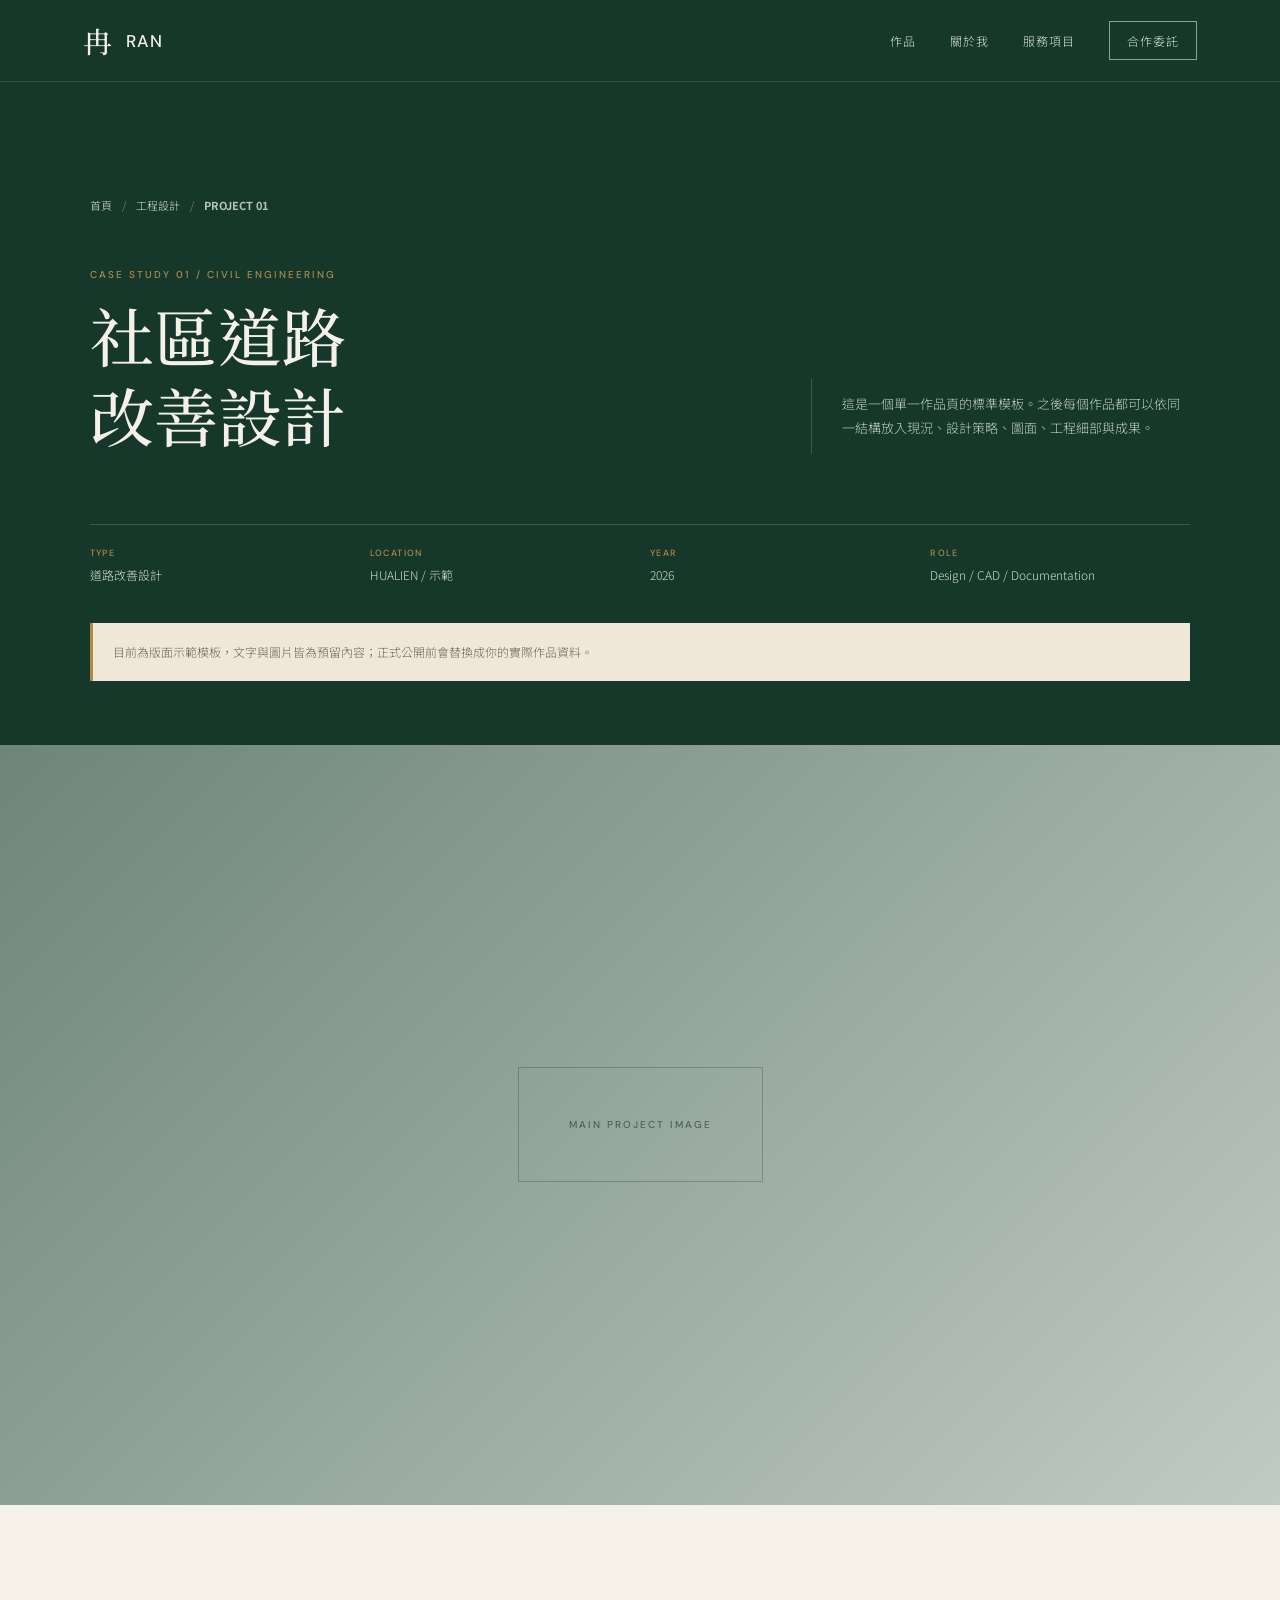
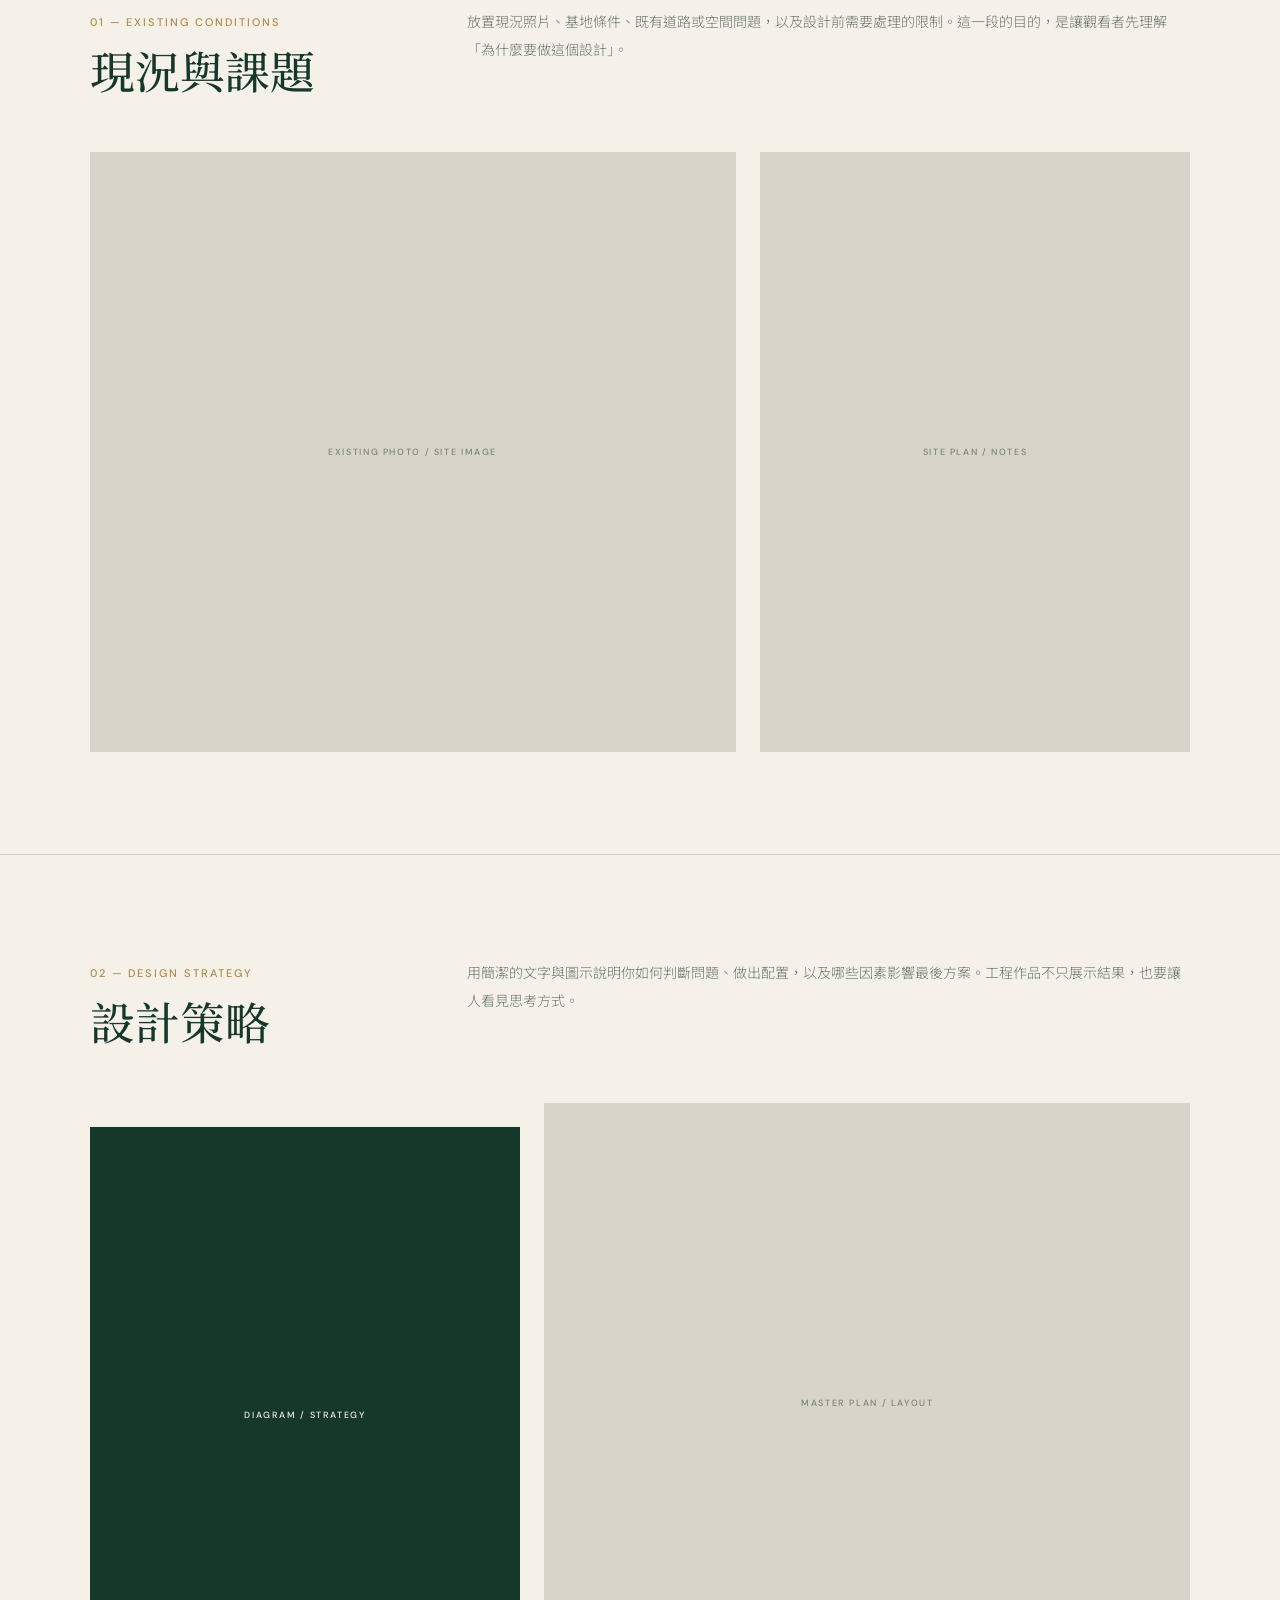
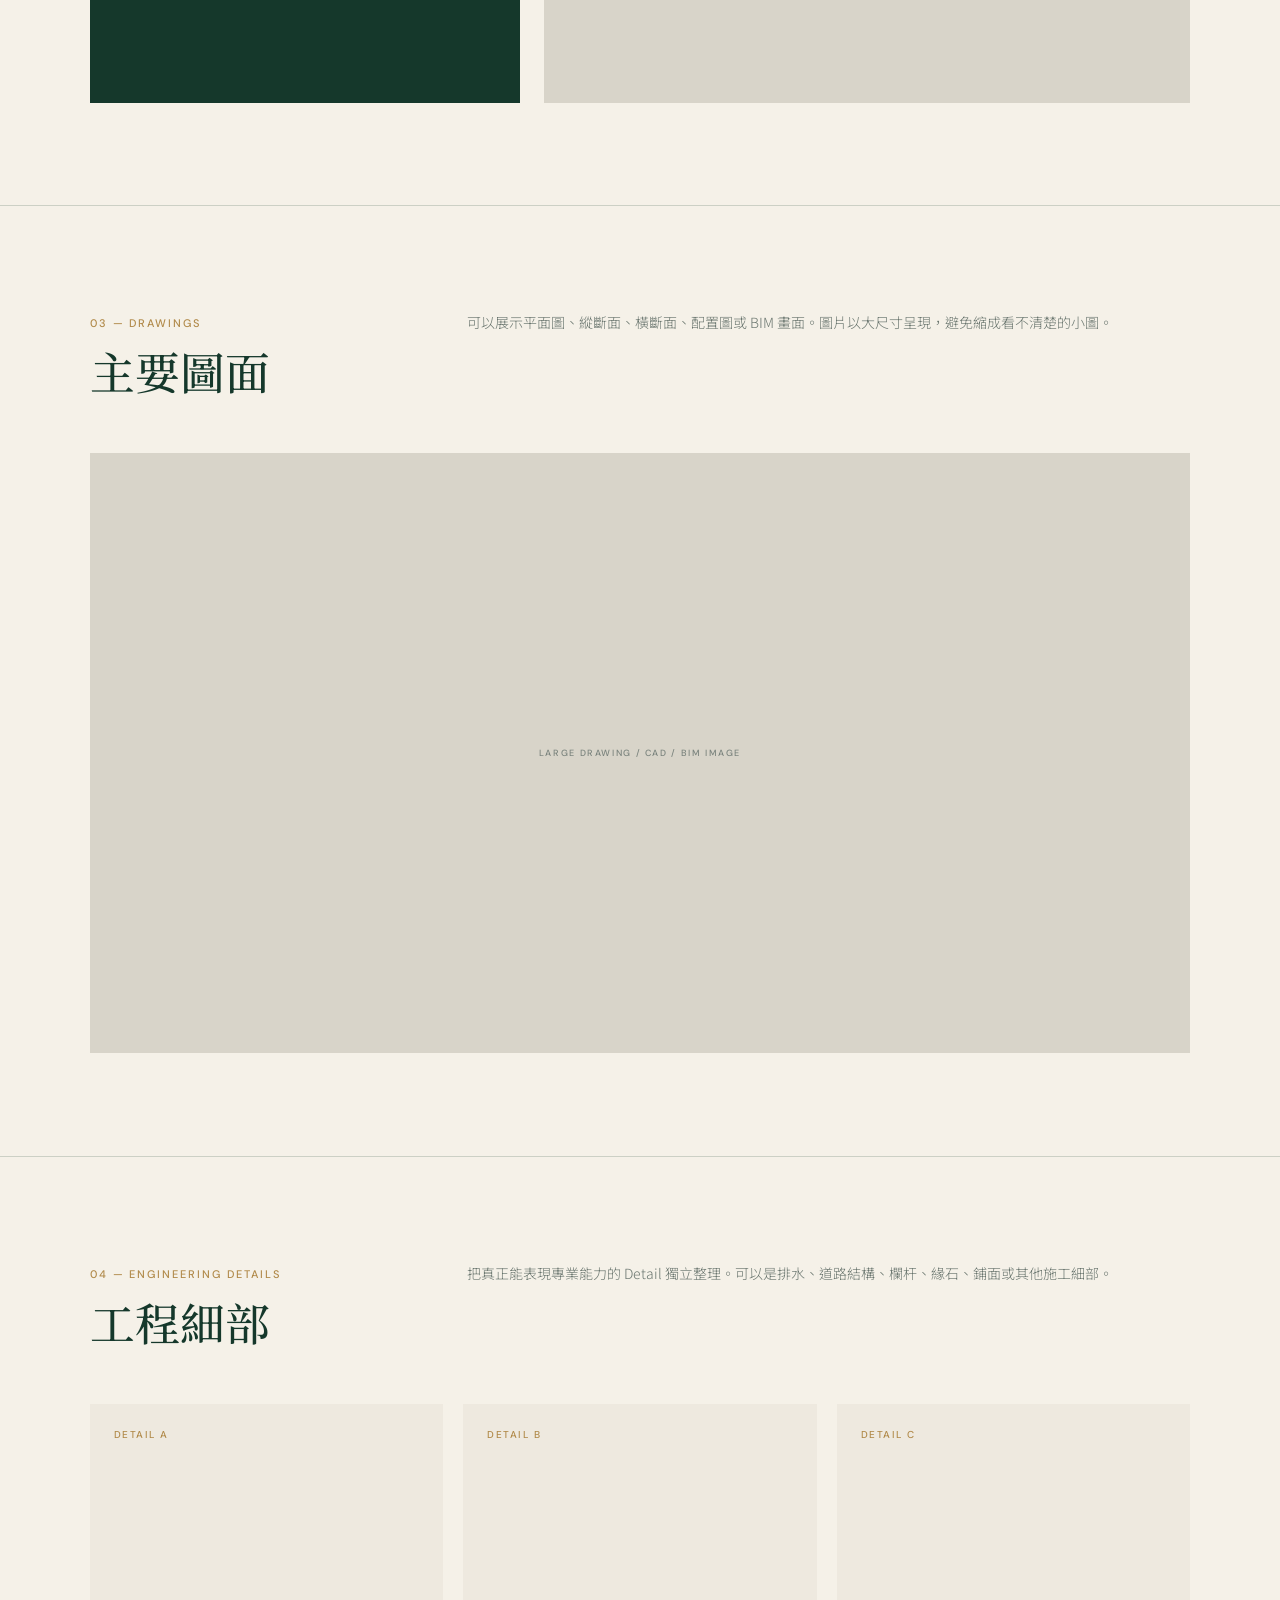
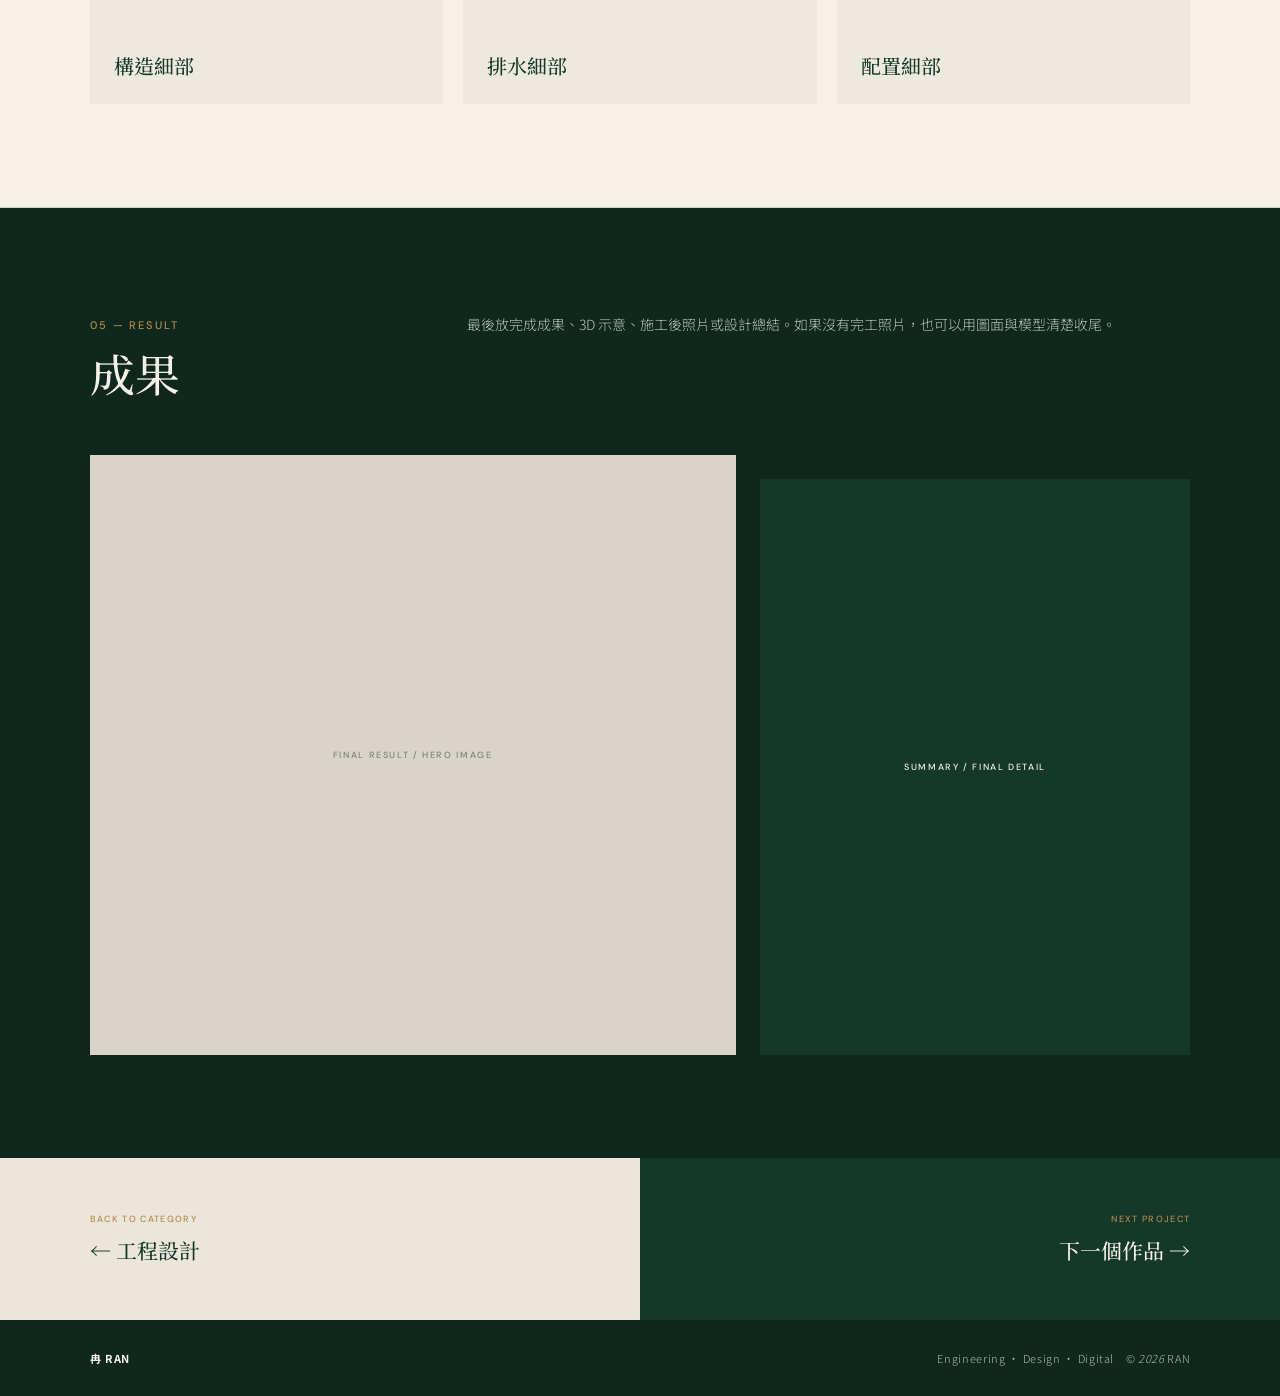
<file: project-template.html>
<!DOCTYPE html>
<html lang="zh-Hant">
<head>
<meta charset="UTF-8"><meta name="viewport" content="width=device-width,initial-scale=1">
<title>單一作品 Case Study 模板｜冉 RAN</title>
<link rel="preconnect" href="https://fonts.googleapis.com"><link rel="preconnect" href="https://fonts.gstatic.com" crossorigin>
<link href="https://fonts.googleapis.com/css2?family=Noto+Sans+TC:wght@300;400;500;600&family=Noto+Serif+TC:wght@500;600&family=DM+Sans:wght@400;500;600&display=swap" rel="stylesheet">
<link rel="stylesheet" href="styles-v05.css?v=20260808-2000"><link rel="stylesheet" href="styles-rwd.css?v=20260809-1635">
</head>
<body>
<header><a class="brand" href="index.html"><b>冉</b> RAN</a><button class="menu-toggle" type="button" aria-label="開啟導覽選單" aria-expanded="false">☰</button><nav id="siteNav"><a href="index.html#work">作品</a><a href="index.html#about">關於我</a><a href="index.html#services">服務項目</a><a href="index.html#contact">合作委託</a></nav></header>
<main>
<section class="case-hero">
  <div class="case-breadcrumb"><a href="index.html">首頁</a><span>/</span><a href="engineering.html">工程設計</a><span>/</span><b>PROJECT 01</b></div>
  <div class="case-title">
    <div><p class="label">CASE STUDY 01 / CIVIL ENGINEERING</p><h1>社區道路<br>改善設計</h1></div>
    <div><p>這是一個單一作品頁的標準模板。之後每個作品都可以依同一結構放入現況、設計策略、圖面、工程細部與成果。</p></div>
  </div>
  <div class="case-meta">
    <div><small>TYPE</small><span>道路改善設計</span></div>
    <div><small>LOCATION</small><span>HUALIEN / 示範</span></div>
    <div><small>YEAR</small><span>2026</span></div>
    <div><small>ROLE</small><span>Design / CAD / Documentation</span></div>
  </div>
  <div class="template-note">目前為版面示範模板，文字與圖片皆為預留內容；正式公開前會替換成你的實際作品資料。</div>
</section>

<section class="case-cover"></section>

<section class="case-section">
  <div class="case-section-head"><div><span class="no">01 — EXISTING CONDITIONS</span><h2>現況與課題</h2></div><p>放置現況照片、基地條件、既有道路或空間問題，以及設計前需要處理的限制。這一段的目的，是讓觀看者先理解「為什麼要做這個設計」。</p></div>
  <div class="case-gallery"><div class="media-box tall">EXISTING PHOTO / SITE IMAGE</div><div class="media-box">SITE PLAN / NOTES</div></div>
</section>

<section class="case-section">
  <div class="case-section-head"><div><span class="no">02 — DESIGN STRATEGY</span><h2>設計策略</h2></div><p>用簡潔的文字與圖示說明你如何判斷問題、做出配置，以及哪些因素影響最後方案。工程作品不只展示結果，也要讓人看見思考方式。</p></div>
  <div class="case-gallery reverse"><div class="media-box dark">DIAGRAM / STRATEGY</div><div class="media-box tall">MASTER PLAN / LAYOUT</div></div>
</section>

<section class="case-section">
  <div class="case-section-head"><div><span class="no">03 — DRAWINGS</span><h2>主要圖面</h2></div><p>可以展示平面圖、縱斷面、橫斷面、配置圖或 BIM 畫面。圖片以大尺寸呈現，避免縮成看不清楚的小圖。</p></div>
  <div class="media-box tall">LARGE DRAWING / CAD / BIM IMAGE</div>
</section>

<section class="case-section">
  <div class="case-section-head"><div><span class="no">04 — ENGINEERING DETAILS</span><h2>工程細部</h2></div><p>把真正能表現專業能力的 Detail 獨立整理。可以是排水、道路結構、欄杆、緣石、鋪面或其他施工細部。</p></div>
  <div class="case-detail-grid">
    <div class="detail-box"><span>DETAIL A</span><h3>構造細部</h3></div>
    <div class="detail-box"><span>DETAIL B</span><h3>排水細部</h3></div>
    <div class="detail-box"><span>DETAIL C</span><h3>配置細部</h3></div>
  </div>
</section>

<section class="case-section case-result">
  <div class="case-section-head"><div><span class="no">05 — RESULT</span><h2>成果</h2></div><p>最後放完成成果、3D 示意、施工後照片或設計總結。如果沒有完工照片，也可以用圖面與模型清楚收尾。</p></div>
  <div class="case-gallery"><div class="media-box tall">FINAL RESULT / HERO IMAGE</div><div class="media-box dark">SUMMARY / FINAL DETAIL</div></div>
</section>

<section class="case-next"><a class="prev" href="engineering.html"><small>BACK TO CATEGORY</small><strong>← 工程設計</strong></a><a class="next" href="project-template.html"><small>NEXT PROJECT</small><strong>下一個作品 →</strong></a></section>
</main>
<footer><b>冉 RAN</b><span>Engineering · Design · Digital　© <i id="year"></i> RAN</span></footer>
<button id="backToTop" class="back-to-top" type="button" aria-label="回到頁面頂端" title="回到頂端">↑</button>
<script src="script.js"></script>
</body></html>
</file>
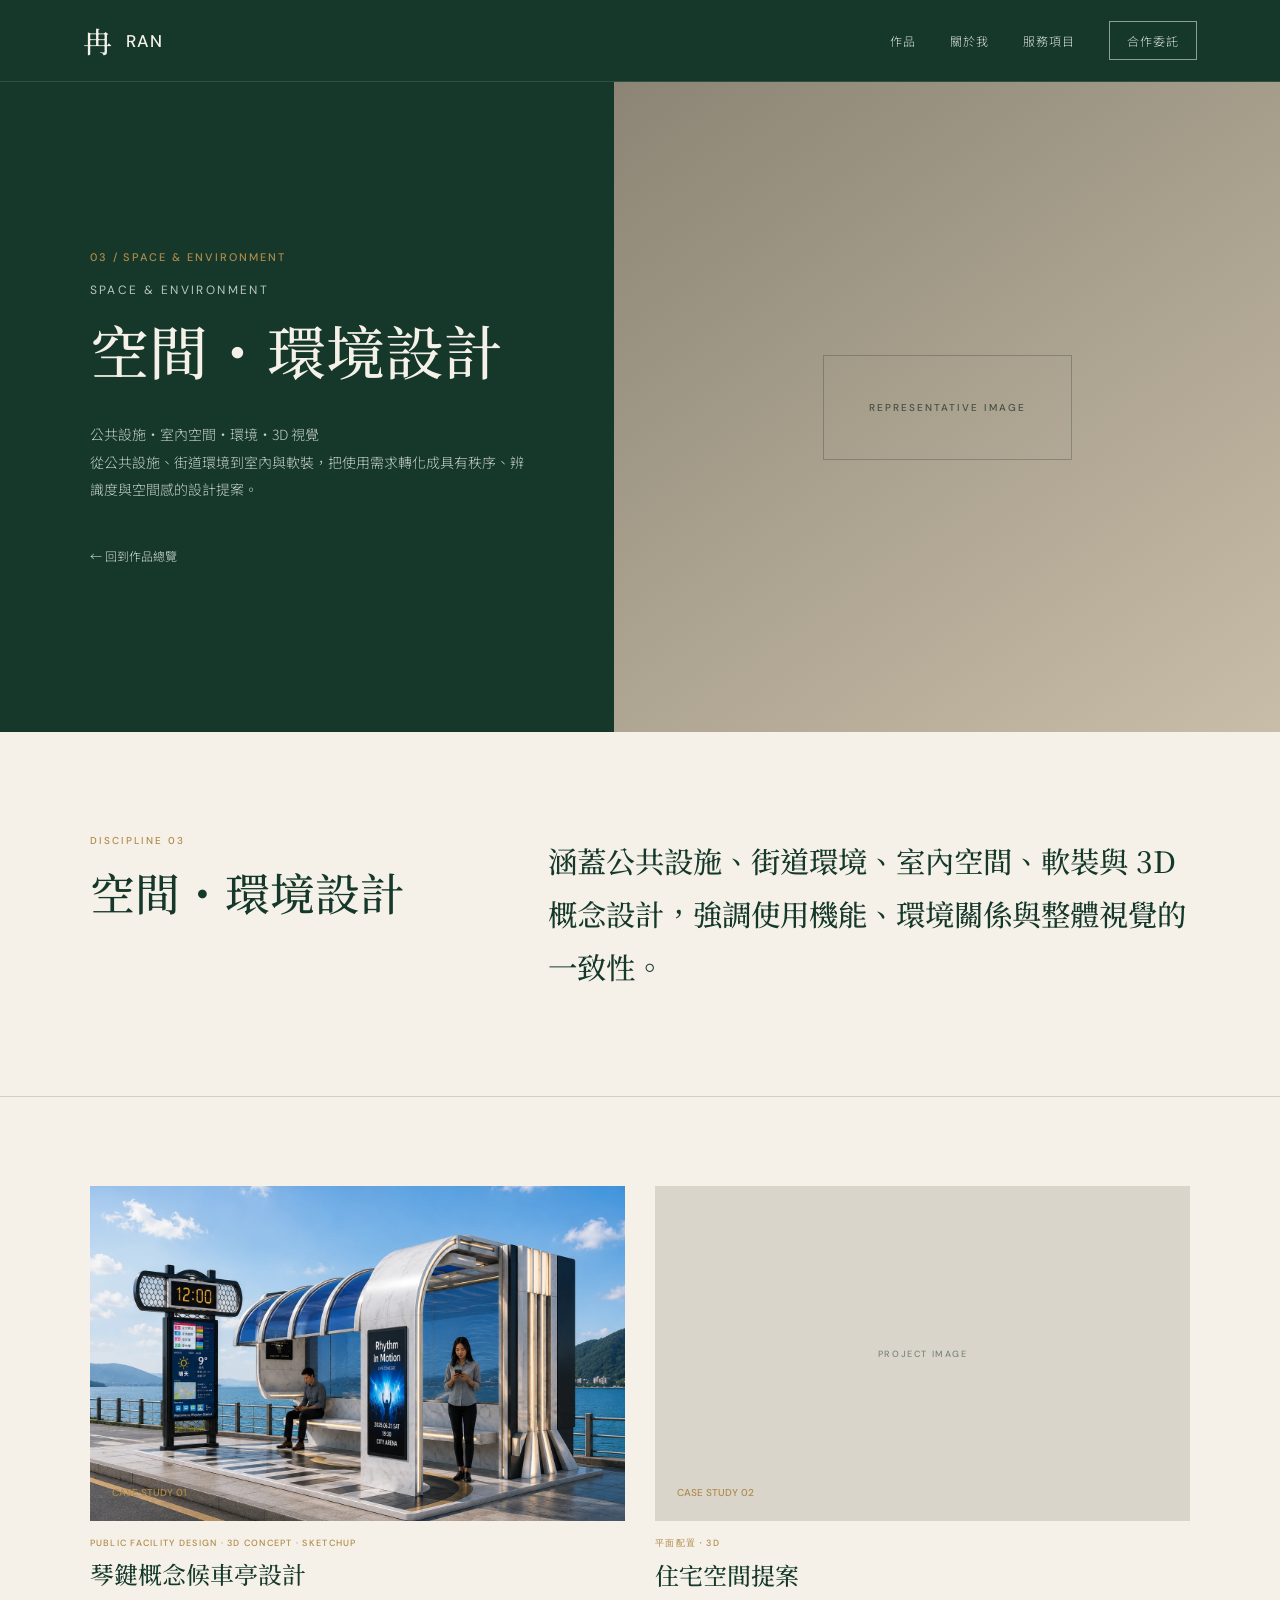
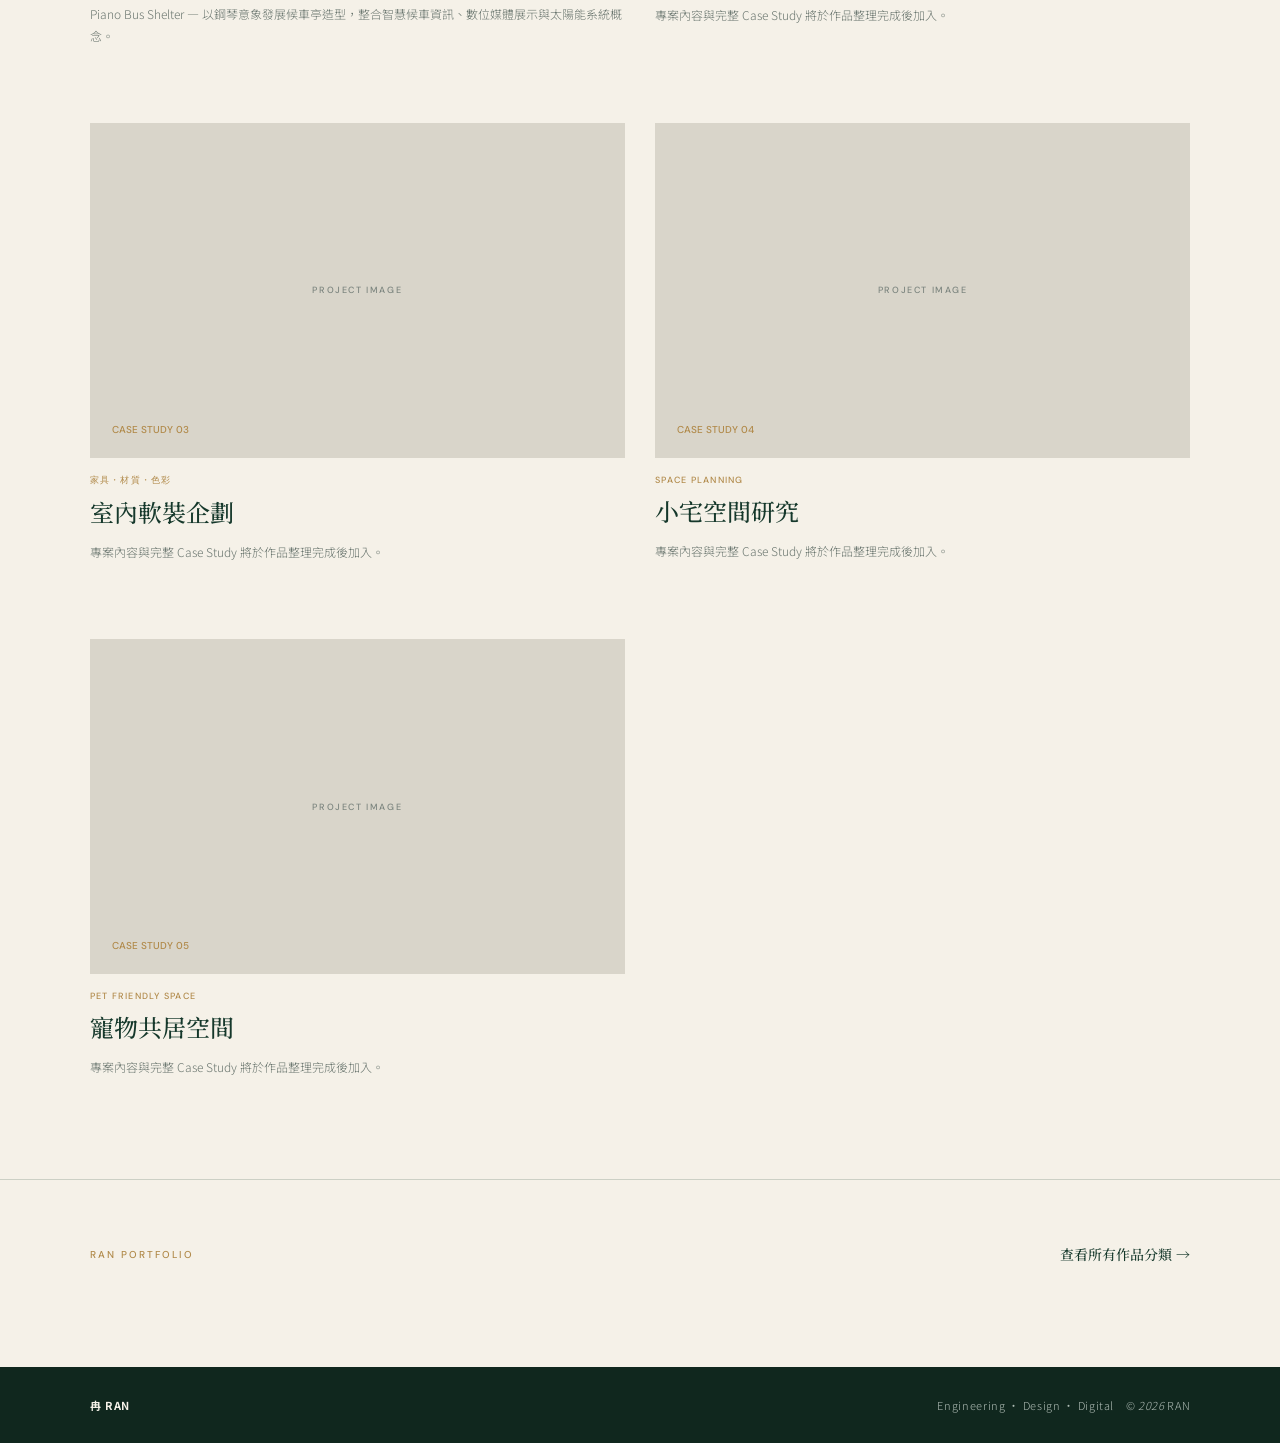
<file: space-design.html>
<!DOCTYPE html>
<html lang="zh-Hant">
<head>
  <meta charset="UTF-8">
  <meta name="viewport" content="width=device-width,initial-scale=1">
  <title>空間・環境設計｜冉 RAN</title>
  <link rel="preconnect" href="https://fonts.googleapis.com">
  <link rel="preconnect" href="https://fonts.gstatic.com" crossorigin>
  <link href="https://fonts.googleapis.com/css2?family=Noto+Sans+TC:wght@300;400;500;600&family=Noto+Serif+TC:wght@500;600&family=DM+Sans:wght@400;500;600&display=swap" rel="stylesheet">
  <link rel="stylesheet" href="styles-v05.css?v=20260808-2000"><link rel="stylesheet" href="styles-rwd.css?v=20260809-1635">
</head>
<body>
<header>
  <a class="brand" href="index.html"><b>冉</b> RAN</a>
  <button class="menu-toggle" type="button" aria-label="開啟導覽選單" aria-expanded="false">☰</button><nav id="siteNav">
    <a href="index.html#work">作品</a>
    <a href="index.html#about">關於我</a>
    <a href="index.html#services">服務項目</a>
    <a href="index.html#contact">合作委託</a>
  </nav>
</header>

<main>
  <section class="category-hero">
    <div class="category-copy">
      <span class="category-no">03 / SPACE & ENVIRONMENT</span>
      <h1><small>SPACE & ENVIRONMENT</small>空間・環境設計</h1>
      <p>
        公共設施・室內空間・環境・3D 視覺<br>
        從公共設施、街道環境到室內與軟裝，把使用需求轉化成具有秩序、辨識度與空間感的設計提案。
      </p>
      <a class="back-home" href="index.html#work">← 回到作品總覽</a>
    </div>
    <div class="category-cover space"></div>
  </section>

  <section class="category-intro">
    <div>
      <p class="label">DISCIPLINE 03</p>
      <h2>空間・環境設計</h2>
    </div>
    <p class="big">
      涵蓋公共設施、街道環境、室內空間、軟裝與 3D 概念設計，強調使用機能、環境關係與整體視覺的一致性。
    </p>
  </section>

  <section class="project-grid">
    <a class="case-card" href="piano-bus-shelter.html">
      <div class="case-image" style="background:url('assets/piano-bus-shelter/hero.webp') center/cover no-repeat">
        <span>CASE STUDY 01</span>
      </div>
      <small>PUBLIC FACILITY DESIGN · 3D CONCEPT · SKETCHUP</small>
      <h3>琴鍵概念候車亭設計</h3>
      <p>Piano Bus Shelter — 以鋼琴意象發展候車亭造型，整合智慧候車資訊、數位媒體展示與太陽能系統概念。</p>
    </a>

    <a class="case-card" href="#">
      <div class="case-image"><span>CASE STUDY 02</span></div>
      <small>平面配置・3D</small>
      <h3>住宅空間提案</h3>
      <p>專案內容與完整 Case Study 將於作品整理完成後加入。</p>
    </a>

    <a class="case-card" href="#">
      <div class="case-image"><span>CASE STUDY 03</span></div>
      <small>家具・材質・色彩</small>
      <h3>室內軟裝企劃</h3>
      <p>專案內容與完整 Case Study 將於作品整理完成後加入。</p>
    </a>

    <a class="case-card" href="#">
      <div class="case-image"><span>CASE STUDY 04</span></div>
      <small>SPACE PLANNING</small>
      <h3>小宅空間研究</h3>
      <p>專案內容與完整 Case Study 將於作品整理完成後加入。</p>
    </a>

    <a class="case-card" href="#">
      <div class="case-image"><span>CASE STUDY 05</span></div>
      <small>PET FRIENDLY SPACE</small>
      <h3>寵物共居空間</h3>
      <p>專案內容與完整 Case Study 將於作品整理完成後加入。</p>
    </a>
  </section>

  <section class="category-next">
    <span class="label">RAN PORTFOLIO</span>
    <a href="index.html#work">查看所有作品分類 →</a>
  </section>
</main>

<footer>
  <b>冉 RAN</b>
  <span>Engineering · Design · Digital　© <i id="year"></i> RAN</span>
</footer>

<button id="backToTop" class="back-to-top" type="button" aria-label="回到頁面頂端" title="回到頂端">↑</button>
<script src="script.js"></script>
</body>
</html>
</file>
<file: styles-v05.css>
:root{
  --forest:#15382b;
  --forest-deep:#10271e;
  --forest-soft:#294b3d;
  --ivory:#f5f1e8;
  --ivory-2:#ece6da;
  --brass:#b18a4a;
  --ink:#1c2b24;
  --muted:#69756e;
  --line:rgba(21,56,43,.18);
}
*{box-sizing:border-box}
html{scroll-behavior:smooth}
body{margin:0;background:var(--ivory);color:var(--ink);font-family:"Noto Sans TC",sans-serif;font-weight:300}
a{color:inherit}
header{
  height:82px;padding:0 6.5vw;display:flex;align-items:center;justify-content:space-between;
  background:var(--forest);color:var(--ivory);border-bottom:1px solid rgba(245,241,232,.12);
}
.brand{text-decoration:none;font:500 17px "DM Sans";letter-spacing:.08em;display:flex;align-items:center}
.brand b{font:500 29px "Noto Serif TC";margin-right:12px}
nav{display:flex;align-items:center;gap:34px}
nav a{text-decoration:none;font-size:12px;letter-spacing:.08em;color:#dbe2dd}
nav a:last-child{border:1px solid rgba(245,241,232,.55);padding:10px 17px}
nav a:hover{color:var(--brass)}
.hero{display:grid;grid-template-columns:54% 46%;min-height:calc(100vh - 82px);max-height:820px}
.copy{
  background:var(--forest);color:var(--ivory);padding:10vh 7vw 5.5vh 7vw;
  display:flex;flex-direction:column;justify-content:center;
}
.kicker,.label{font:500 10px "DM Sans";letter-spacing:.2em;color:var(--brass);margin:0}
.copy h1{
  font-family:"Noto Serif TC",serif;font-weight:500;font-size:clamp(35px,3.45vw,53px);
  line-height:1.52;letter-spacing:.015em;margin:25px 0 24px;max-width:760px;
}
.copy h1 small{
  display:block;font:400 13px "Noto Sans TC";letter-spacing:.18em;color:#d5ddd8;
  margin-bottom:15px;
}
.lead{max-width:570px;color:#c1ccc5;font-size:14px;line-height:2;letter-spacing:.035em;margin:0}
.actions{display:flex;align-items:center;gap:30px;margin-top:35px}
.actions a{text-decoration:none;color:var(--ivory);font-size:12px;letter-spacing:.08em}
.btn{background:var(--brass)!important;color:var(--forest-deep)!important;padding:13px 21px}
.actions>a:not(.btn){border-bottom:1px solid rgba(245,241,232,.38);padding:12px 0}
.stats{
  display:grid;grid-template-columns:repeat(3,1fr);gap:20px;margin-top:auto;
  padding-top:24px;border-top:1px solid rgba(245,241,232,.22)
}
.stats div{display:grid;grid-template-columns:auto 1fr;column-gap:12px;align-items:baseline}
.stats b{font:500 19px "DM Sans";color:var(--ivory)}
.stats span{font-size:11px;color:#aebcb4;letter-spacing:.05em}
.heroimg{
  position:relative;overflow:hidden;display:grid;place-items:center;
  background:
    linear-gradient(180deg,rgba(16,39,30,.05),rgba(16,39,30,.23)),
    linear-gradient(135deg,#789084 0%,#b9c7be 50%,#6f897c 100%);
}
.heroimg:before{
  content:"";position:absolute;inset:0;
  background:
    linear-gradient(120deg,transparent 0 52%,rgba(245,241,232,.12) 52% 53%,transparent 53%),
    radial-gradient(circle at 70% 25%,rgba(245,241,232,.22),transparent 30%);
}
.heroimg>div{
  position:relative;text-align:center;padding:54px 58px;
  border:1px solid rgba(21,56,43,.34);background:rgba(245,241,232,.08);backdrop-filter:blur(2px)
}
.heroimg span{font:600 10px "DM Sans";letter-spacing:.22em}
.heroimg p{font:400 16px "Noto Sans TC";line-height:1.8}
.heroimg small{position:absolute;right:28px;bottom:24px;font:500 9px "DM Sans";letter-spacing:.18em}
.about,.works,.services,.contact{padding:8.5vw 7vw}
.about{
  display:grid;grid-template-columns:30% 1fr;gap:10vw;background:var(--ivory);
  border-bottom:1px solid var(--line)
}
.about h2,.head h2,.services h2,.contact h2{
  font-family:"Noto Serif TC";font-weight:500;color:var(--forest);
  font-size:clamp(34px,3.6vw,52px);line-height:1.35;margin:15px 0 0
}
.statement{
  font-family:"Noto Serif TC";font-size:clamp(22px,2.3vw,34px);line-height:1.8;
  color:var(--forest);margin:0;max-width:850px
}
.tags{display:flex;flex-wrap:wrap;gap:14px 32px;margin-top:48px;color:var(--brass);font:500 10px "DM Sans";letter-spacing:.15em}
.works{padding-top:7vw}
.head{display:flex;justify-content:space-between;align-items:end;border-bottom:1px solid var(--line);padding-bottom:25px;margin-bottom:42px}
.head>p{color:var(--muted);font-size:12px}
.cards{display:grid;grid-template-columns:1fr 1fr;gap:68px 30px}
.visual{aspect-ratio:16/10;padding:25px;display:flex;justify-content:space-between;align-items:flex-end;color:var(--ivory);overflow:hidden}
.visual span{color:var(--brass);font:500 11px "DM Sans"}
.visual b{font:500 24px "Noto Serif TC"}
.a{background:linear-gradient(145deg,#1b3d30,#416454)}
.b{background:linear-gradient(145deg,#3f4b45,#738079)}
.c{background:linear-gradient(145deg,#7c786b,#a9a18e)}
.d{background:linear-gradient(145deg,#0d221a,#244737)}
.cards article>p{font:500 9px "DM Sans";letter-spacing:.15em;color:var(--brass);margin:18px 0 7px}
.cards h3{font-family:"Noto Serif TC";font-size:23px;font-weight:500;color:var(--forest);margin:0 0 9px}
.cards small{color:var(--muted);font-size:12px}
.services{background:var(--forest-deep);color:var(--ivory);display:grid;grid-template-columns:30% 1fr;gap:10vw}
.services h2{color:var(--ivory)}
.gold{color:var(--brass)}
.rows>div{display:grid;grid-template-columns:55px 1.1fr 1fr;align-items:center;border-top:1px solid rgba(245,241,232,.18);padding:24px 0}
.rows span{color:var(--brass);font:500 11px "DM Sans"}
.rows h3{font-size:16px;font-weight:400;margin:0}
.rows p{color:#aab7af;font-size:12px;margin:0}
.contact{background:var(--ivory-2);padding-top:8vw;padding-bottom:8vw}
.contact>p:not(.label){color:var(--muted);max-width:650px;line-height:1.9;font-size:13px}
.dark{display:inline-block;margin-top:24px;background:var(--forest)!important;color:var(--ivory)!important}
footer{padding:30px 7vw;background:var(--forest-deep);color:#aebbb4;display:flex;justify-content:space-between;font-size:11px;letter-spacing:.06em}
footer b{color:var(--ivory)}
@media(max-width:900px){
  header{height:72px}nav{display:none}
  .hero{grid-template-columns:1fr;max-height:none}
  .copy{min-height:650px;padding:70px 7vw 40px}
  .heroimg{min-height:560px}
  .stats{margin-top:65px}
  .about,.services{grid-template-columns:1fr;gap:45px}
  .cards{grid-template-columns:1fr}
  .head{display:block}
  .rows>div{grid-template-columns:45px 1fr}.rows p{grid-column:2;margin-top:8px}
}
@media(max-width:560px){
  .copy h1{font-size:34px}.heroimg{min-height:430px}
  .stats{grid-template-columns:1fr;gap:12px}
  .about,.works,.services,.contact{padding:72px 7vw}
  footer{flex-direction:column;gap:8px}
}

.visual{text-decoration:none;transition:transform .35s ease,filter .35s ease}
.visual:hover{transform:translateY(-4px);filter:brightness(1.04)}
.category-hero{display:grid;grid-template-columns:48% 52%;min-height:650px;background:var(--forest)}
.category-copy{padding:10vh 7vw;color:var(--ivory);display:flex;flex-direction:column;justify-content:center}
.category-no{font:500 11px "DM Sans";letter-spacing:.18em;color:var(--brass)}
.category-copy h1{font:500 clamp(40px,4.6vw,68px) "Noto Serif TC";line-height:1.35;margin:18px 0;color:var(--ivory)}
.category-copy h1 small{display:block;font:400 12px "DM Sans";letter-spacing:.2em;color:#b9c7bf;margin-bottom:12px}
.category-copy>p{max-width:520px;color:#c4cec8;line-height:1.95;font-size:14px}
.category-cover{position:relative;display:grid;place-items:center;overflow:hidden;background:linear-gradient(145deg,#789084,#b8c8bf)}
.category-cover:after{content:"REPRESENTATIVE IMAGE";font:500 10px "DM Sans";letter-spacing:.2em;color:rgba(16,39,30,.65);border:1px solid rgba(16,39,30,.25);padding:45px}
.category-cover.engineer{background:linear-gradient(145deg,#315646,#8ba092)}
.category-cover.cad{background:linear-gradient(145deg,#3f4944,#89938d)}
.category-cover.space{background:linear-gradient(145deg,#8c8575,#c8bda8)}
.category-cover.digital{background:linear-gradient(145deg,#173c2e,#5f7c6e)}
.category-intro{padding:8vw 7vw;display:grid;grid-template-columns:30% 1fr;gap:10vw;border-bottom:1px solid var(--line)}
.category-intro h2{font:500 clamp(32px,3.5vw,50px) "Noto Serif TC";color:var(--forest);margin:12px 0}
.category-intro .big{font:500 clamp(22px,2.3vw,34px) "Noto Serif TC";color:var(--forest);line-height:1.8;margin:0}
.project-grid{padding:7vw;display:grid;grid-template-columns:1fr 1fr;gap:65px 30px}
.case-card{text-decoration:none;color:inherit}
.case-image{aspect-ratio:16/10;background:#d9d5ca;position:relative;display:flex;align-items:flex-end;padding:22px;color:var(--forest)}
.case-image:before{content:"PROJECT IMAGE";position:absolute;inset:0;display:grid;place-items:center;font:500 9px "DM Sans";letter-spacing:.18em;color:#7c857f}
.case-image span{position:relative;z-index:1;font:500 10px "DM Sans";color:var(--brass)}
.case-card small{display:block;margin-top:16px;color:var(--brass);font:500 9px "DM Sans";letter-spacing:.14em}
.case-card h3{font:500 24px "Noto Serif TC";color:var(--forest);margin:7px 0}
.case-card p{color:var(--muted);font-size:12px;line-height:1.8}
.category-next{padding:5vw 7vw 8vw;border-top:1px solid var(--line);display:flex;justify-content:space-between;align-items:center}
.category-next a{text-decoration:none;color:var(--forest);font:500 14px "Noto Serif TC"}
.back-home{text-decoration:none;color:#d7e0da;font-size:12px;margin-top:30px}
@media(max-width:900px){.category-hero{grid-template-columns:1fr}.category-cover{min-height:500px}.category-intro{grid-template-columns:1fr;gap:35px}.project-grid{grid-template-columns:1fr}}

/* v0.4.1 linked category navigation */
.stats{grid-template-columns:repeat(4,1fr);gap:14px}
.stats a{
  display:grid;grid-template-columns:auto 1fr;column-gap:10px;align-items:start;
  text-decoration:none;color:inherit;padding:4px 0 6px;position:relative
}
.stats a:after{
  content:"";position:absolute;left:0;bottom:0;width:0;height:1px;background:var(--brass);
  transition:width .25s ease
}
.stats a:hover:after{width:100%}
.stats a:hover b{color:var(--brass)}
.stats a span{line-height:1.55}
.tags a{
  color:var(--brass);text-decoration:none;position:relative;padding-bottom:5px;
  transition:color .2s ease
}
.tags a:after{
  content:"";position:absolute;left:0;bottom:0;width:0;height:1px;background:var(--brass);
  transition:width .25s ease
}
.tags a:hover:after{width:100%}
.tags a:hover{color:#8f6d36}
@media(max-width:900px){
  .stats{grid-template-columns:repeat(2,1fr);row-gap:18px}
}
@media(max-width:560px){
  .stats{grid-template-columns:1fr}
}

/* v0.4.2 — global back-to-top */
.back-to-top{
  position:fixed;right:28px;bottom:28px;z-index:999;
  width:46px;height:46px;border-radius:50%;
  border:1px solid rgba(177,138,74,.72);
  background:rgba(16,39,30,.94);color:var(--brass);
  display:grid;place-items:center;
  font:400 20px/1 "DM Sans",sans-serif;
  cursor:pointer;box-shadow:0 8px 28px rgba(16,39,30,.16);
  opacity:0;visibility:hidden;transform:translateY(12px);
  transition:opacity .25s ease,transform .25s ease,visibility .25s ease,background .2s ease,color .2s ease;
}
.back-to-top.show{opacity:1;visibility:visible;transform:translateY(0)}
.back-to-top:hover{background:var(--brass);color:var(--forest-deep)}
.back-to-top:focus-visible{outline:2px solid var(--brass);outline-offset:3px}
@media(max-width:560px){
  .back-to-top{right:18px;bottom:18px;width:42px;height:42px}
}

/* v0.5 — Case Study template */
.case-hero{background:var(--forest);color:var(--ivory);padding:9vw 7vw 5vw}
.case-breadcrumb{display:flex;gap:10px;align-items:center;font-size:11px;color:#b7c3bc;margin-bottom:55px}
.case-breadcrumb a{color:#dce4df;text-decoration:none}
.case-breadcrumb span{color:var(--brass)}
.case-title{display:grid;grid-template-columns:1.25fr .75fr;gap:7vw;align-items:end}
.case-title .label{margin-bottom:14px}
.case-title h1{font:500 clamp(42px,5vw,76px) "Noto Serif TC";line-height:1.24;margin:0;color:var(--ivory)}
.case-title>div:last-child{border-left:1px solid rgba(245,241,232,.18);padding-left:30px}
.case-title>div:last-child p{color:#c0ccc4;line-height:1.9;font-size:13px}
.case-meta{display:grid;grid-template-columns:repeat(4,1fr);gap:20px;margin-top:70px;padding-top:22px;border-top:1px solid rgba(245,241,232,.18)}
.case-meta div{display:flex;flex-direction:column;gap:7px}
.case-meta small{font:500 9px "DM Sans";letter-spacing:.15em;color:var(--brass)}
.case-meta span{font-size:12px;color:#d5ddd8}
.case-cover{height:min(74vw,760px);background:linear-gradient(135deg,#6e8579,#c0cbc4);display:grid;place-items:center;position:relative}
.case-cover:before{content:"MAIN PROJECT IMAGE";font:500 10px "DM Sans";letter-spacing:.2em;color:rgba(16,39,30,.55);border:1px solid rgba(16,39,30,.25);padding:50px}
.case-section{padding:8vw 7vw;border-bottom:1px solid var(--line)}
.case-section-head{display:grid;grid-template-columns:25% 1fr;gap:8vw;margin-bottom:50px}
.case-section-head .no{font:500 11px "DM Sans";letter-spacing:.18em;color:var(--brass)}
.case-section-head h2{font:500 clamp(31px,3.5vw,50px) "Noto Serif TC";color:var(--forest);margin:6px 0 0}
.case-section-head p{font-size:14px;line-height:2;color:var(--muted);max-width:760px;margin:0}
.case-gallery{display:grid;grid-template-columns:1.2fr .8fr;gap:24px}
.case-gallery.reverse{grid-template-columns:.8fr 1.2fr}
.media-box{background:#d8d4c9;min-height:430px;display:grid;place-items:center;color:#7a837d;font:500 9px "DM Sans";letter-spacing:.18em}
.media-box.tall{min-height:600px}
.media-box.dark{background:#29483a;color:#dfe5e1}
.case-detail-grid{display:grid;grid-template-columns:repeat(3,1fr);gap:20px}
.detail-box{min-height:300px;background:#eee9df;padding:24px;display:flex;flex-direction:column;justify-content:space-between}
.detail-box span{font:500 10px "DM Sans";letter-spacing:.15em;color:var(--brass)}
.detail-box h3{font:500 20px "Noto Serif TC";color:var(--forest);margin:0}
.case-result{background:var(--forest-deep);color:var(--ivory)}
.case-result .case-section-head h2{color:var(--ivory)}
.case-result .case-section-head p{color:#b7c4bc}
.case-next{display:grid;grid-template-columns:1fr 1fr}
.case-next a{padding:55px 7vw;text-decoration:none}
.case-next .prev{background:var(--ivory-2);color:var(--forest)}
.case-next .next{background:var(--forest);color:var(--ivory);text-align:right}
.case-next small{display:block;font:500 9px "DM Sans";letter-spacing:.15em;color:var(--brass);margin-bottom:10px}
.case-next strong{font:500 21px "Noto Serif TC"}
.template-note{background:#efe7d8;border-left:3px solid var(--brass);padding:18px 20px;color:#6d6559;font-size:12px;line-height:1.8;margin-top:40px}
@media(max-width:900px){
 .case-title,.case-section-head{grid-template-columns:1fr}
 .case-title>div:last-child{border-left:0;border-top:1px solid rgba(245,241,232,.18);padding:24px 0 0}
 .case-meta{grid-template-columns:repeat(2,1fr)}
 .case-gallery,.case-gallery.reverse,.case-detail-grid{grid-template-columns:1fr}
 .case-next{grid-template-columns:1fr}
}
@media(max-width:560px){
 .case-hero,.case-section{padding:72px 7vw}
 .case-meta{grid-template-columns:1fr}
 .case-cover{height:480px}
 .media-box,.media-box.tall{min-height:320px}
}
</file>
<file: styles-rwd.css>
/* RAN Portfolio — v0.6 Mobile / Tablet RWD Override */
html,body{max-width:100%;overflow-x:hidden}
img{max-width:100%;height:auto}
header{position:sticky;top:0;z-index:1000}
.menu-toggle{display:none;border:0;background:transparent;color:var(--ivory);font-size:24px;line-height:1;width:44px;height:44px;padding:0;cursor:pointer}
.heroimg{text-decoration:none;background-position:center!important;background-size:cover!important}
.case-image[style*="background"]:before{content:none!important}

@media(max-width:900px){
  header{height:72px!important;padding:0 6vw!important;position:sticky;top:0}
  .brand{font-size:15px!important}.brand b{font-size:25px!important}
  .menu-toggle{display:grid;place-items:center;margin-left:auto}
  nav#siteNav{display:none!important;position:absolute;top:72px;left:0;right:0;z-index:1001;padding:14px 6vw 22px;background:rgba(16,39,30,.985);border-top:1px solid rgba(245,241,232,.12);border-bottom:1px solid rgba(245,241,232,.14);flex-direction:column;align-items:stretch;gap:0;box-shadow:0 14px 30px rgba(0,0,0,.12)}
  nav#siteNav.open{display:flex!important}
  nav#siteNav a{display:flex;align-items:center;min-height:48px;padding:0 4px!important;border:0!important;border-bottom:1px solid rgba(245,241,232,.1)!important;font-size:13px!important}
  nav#siteNav a:last-child{border-bottom:0!important}

  .hero{grid-template-columns:1fr!important;max-height:none!important;min-height:0!important}
  .copy{min-height:auto!important;padding:64px 7vw 42px!important}
  .copy h1{font-size:clamp(34px,6vw,48px)!important;line-height:1.5!important}
  .lead{font-size:14px!important;line-height:1.9!important}
  .heroimg{min-height:56vw!important;max-height:610px}
  .stats{margin-top:56px!important;grid-template-columns:repeat(2,1fr)!important;gap:16px 22px!important}

  .about,.services{grid-template-columns:1fr!important;gap:40px!important}
  .about,.works,.services,.contact{padding-left:7vw!important;padding-right:7vw!important}
  .statement{font-size:clamp(22px,4vw,31px)!important}
  .cards{grid-template-columns:1fr 1fr!important;gap:48px 22px!important}
  .visual{padding:20px!important}
  .head{gap:22px!important}
  .rows>div{grid-template-columns:44px 1fr!important;gap:0 14px!important;align-items:start!important}
  .rows p{grid-column:2!important;margin-top:9px!important;line-height:1.7!important}

  .category-hero{grid-template-columns:1fr!important;min-height:0!important}
  .category-copy{padding:68px 7vw 52px!important}
  .category-cover{min-height:54vw!important;max-height:600px}
  .category-intro{grid-template-columns:1fr!important;gap:32px!important;padding:70px 7vw!important}
  .project-grid{grid-template-columns:1fr 1fr!important;padding:65px 7vw!important;gap:50px 22px!important}
  .category-next{padding:42px 7vw 64px!important;gap:24px!important}

  .case-title,.case-section-head{grid-template-columns:1fr!important}
  .case-title>div:last-child{border-left:0!important;border-top:1px solid rgba(245,241,232,.18)!important;padding:24px 0 0!important}
  .case-meta{grid-template-columns:repeat(2,1fr)!important}
  .case-gallery,.case-gallery.reverse{grid-template-columns:1fr!important}
  .case-detail-grid{grid-template-columns:1fr 1fr!important}
  .media-box,.media-box.tall{min-height:52vw!important}
  .case-next{grid-template-columns:1fr!important}

  .pbs-hero{grid-template-columns:1fr!important;min-height:0!important}
  .pbs-hero-image{min-height:55vw!important;order:-1}
  .pbs-copy{padding:64px 7vw 48px!important}
  .pbs-head{grid-template-columns:1fr!important;gap:24px!important}
  .feature-grid{grid-template-columns:1fr 1fr!important}
  .design-grid,.context-grid{grid-template-columns:1fr!important}
  .design-grid figure:first-child{grid-column:auto!important}
}

@media(max-width:700px){
  .cards,.project-grid{grid-template-columns:1fr!important}
  .heroimg,.category-cover{min-height:62vw!important}
  .case-detail-grid{grid-template-columns:1fr!important}
  .actions{gap:18px!important;flex-wrap:wrap}
  .category-next{align-items:flex-start!important;flex-direction:column!important}
  .feature-grid{grid-template-columns:1fr!important}
  .info-grid{grid-template-columns:1fr!important}
}

@media(max-width:560px){
  header{height:66px!important;padding:0 5.5vw!important}
  nav#siteNav{top:66px;padding-left:5.5vw!important;padding-right:5.5vw!important}
  .brand b{font-size:23px!important;margin-right:9px!important}
  .copy{padding:54px 6vw 34px!important}
  .copy h1{font-size:31px!important;line-height:1.48!important;margin:21px 0 20px!important}
  .copy h1 small{font-size:11px!important;line-height:1.7!important;letter-spacing:.13em!important}
  .lead{font-size:13px!important}
  .actions{margin-top:28px!important}
  .btn{padding:13px 18px!important}
  .stats{grid-template-columns:1fr!important;margin-top:48px!important;gap:10px!important}
  .stats a{min-height:50px;align-items:center}
  .heroimg{min-height:72vw!important}
  .heroimg small{right:16px!important;bottom:15px!important;left:16px;text-align:right;line-height:1.5}

  .about,.works,.services,.contact{padding:64px 6vw!important}
  .about h2,.head h2,.services h2,.contact h2{font-size:34px!important}
  .statement{font-size:22px!important;line-height:1.75!important}
  .head{display:block!important}.head>p{margin-top:18px!important;line-height:1.7!important}
  .visual{aspect-ratio:4/3!important;padding:18px!important}.visual b{font-size:21px!important}
  .cards h3{font-size:21px!important}

  .category-copy{padding:58px 6vw 44px!important}
  .category-copy h1{font-size:38px!important}
  .category-copy>p{font-size:13px!important}
  .category-cover{min-height:72vw!important}
  .category-intro{padding:60px 6vw!important}
  .category-intro h2{font-size:34px!important}
  .category-intro .big{font-size:21px!important;line-height:1.75!important}
  .project-grid{padding:58px 6vw!important;gap:44px!important}
  .case-card h3{font-size:22px!important}
  .case-image{aspect-ratio:4/3!important}
  .category-next{padding:40px 6vw 58px!important}

  .case-hero{padding:58px 6vw 42px!important}
  .case-breadcrumb{margin-bottom:38px!important;flex-wrap:wrap}
  .case-title h1{font-size:40px!important}
  .case-meta{grid-template-columns:1fr!important}
  .case-cover{height:74vw!important;min-height:330px}
  .case-section{padding:62px 6vw!important}
  .case-section-head h2{font-size:33px!important}
  .media-box,.media-box.tall{min-height:68vw!important}
  .case-next a{padding:38px 6vw!important}

  .pbs-hero-image{min-height:72vw!important}
  .pbs-copy{padding:54px 6vw 42px!important}
  .pbs-copy h1{font-size:38px!important}
  .pbs-meta{grid-template-columns:1fr!important}
  .pbs-section{padding:62px 6vw!important}
  .pbs-head h2{font-size:34px!important}
  .pbs-statement{font-size:22px!important}
  .feature{padding:24px!important}
  .info-grid div{grid-template-columns:1fr!important;gap:7px!important}
  .pbs-next{padding:42px 6vw 58px!important;align-items:flex-start!important;gap:24px!important;flex-direction:column!important}

  .back-to-top{right:16px!important;bottom:16px!important;width:44px!important;height:44px!important}
  footer{padding:28px 6vw!important;flex-direction:column!important;gap:8px!important;line-height:1.7}
}

@media(max-width:380px){
  .copy h1{font-size:28px!important}
  .category-copy h1{font-size:34px!important}
  .case-title h1{font-size:36px!important}
  .pbs-copy h1{font-size:34px!important}
  .actions{align-items:flex-start!important;flex-direction:column!important;gap:10px!important}
}
</file>
